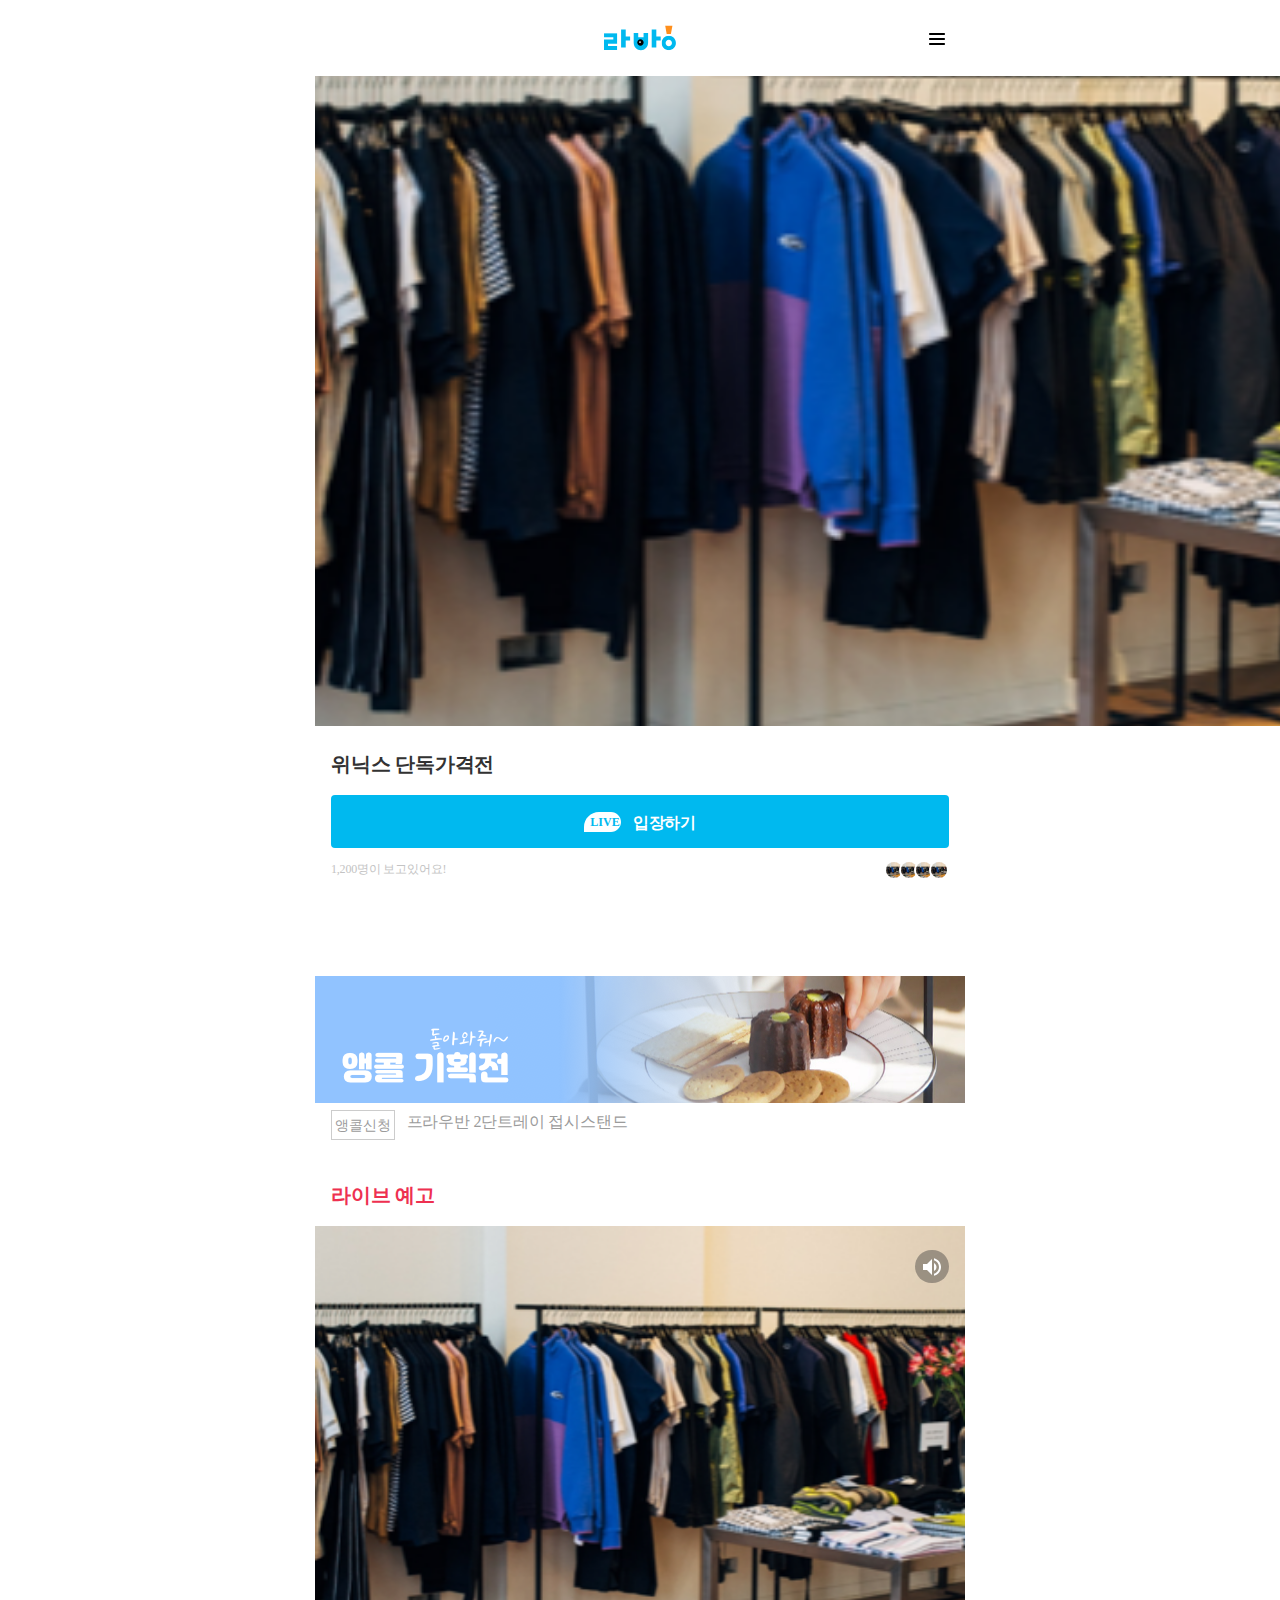
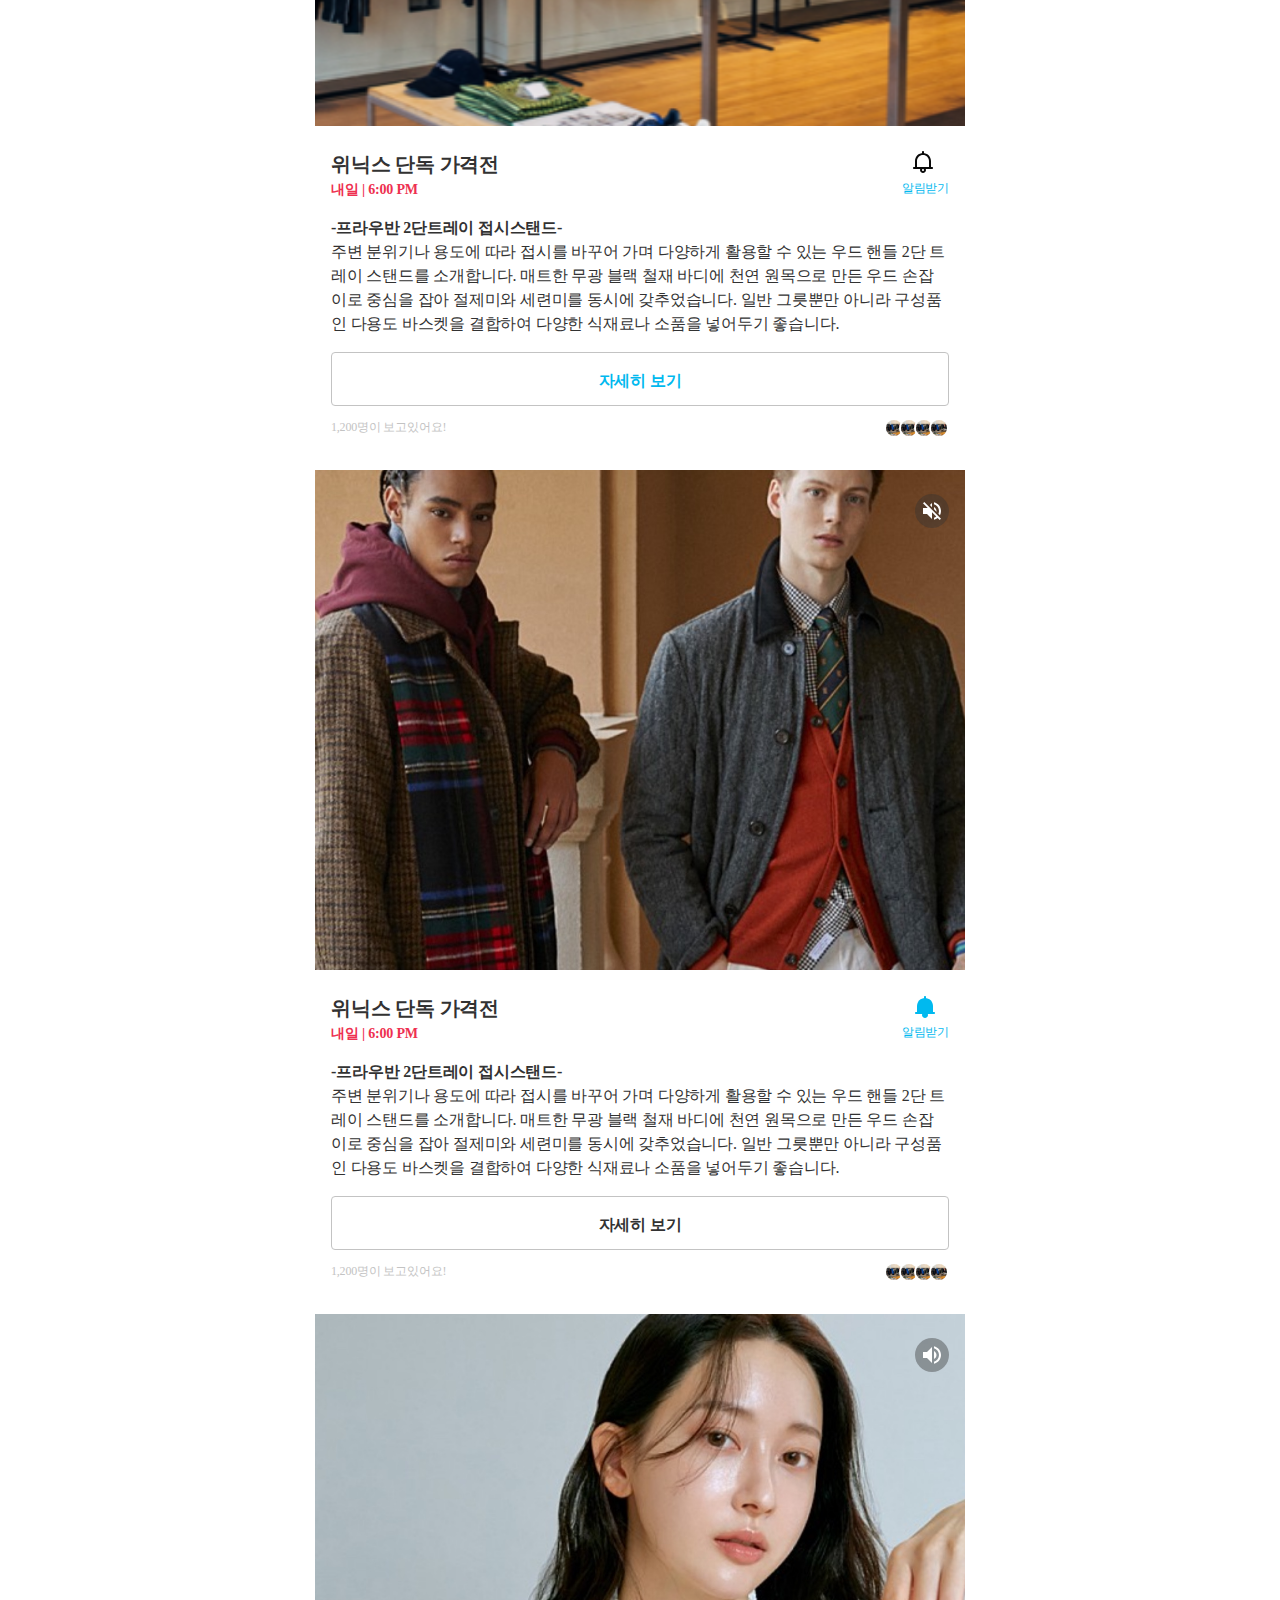
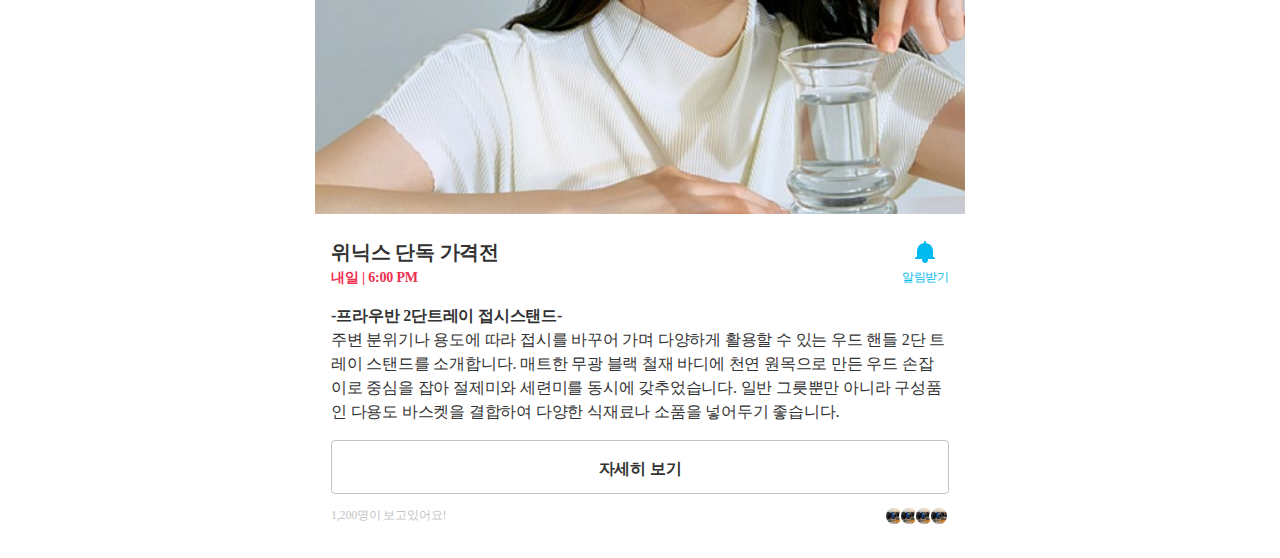
<file: index.html>
<!DOCTYPE html>
<html lang="ko" dir="ltr">
  <head>
    <meta charset="utf-8">
    <meta name="viewport" content="width=device-width, initial-scale=1, maximum-scale=1, user-scalable=no, maximum-scale=1.0, minimum-scale=1.0" >

    <link rel="stylesheet" type="text/css" href="./css/common.css" />
    <link rel="stylesheet" type="text/css" href="./css/definition.css" />
    <link rel="stylesheet" type="text/css" href="./css/index.css" />
    <link rel="stylesheet" type="text/css" href="./css/icon.css" />

    <title></title>
  </head>
  <body>

    <div class="header flex row f-between a-center">
      <a href="#" class="f-left" style="visibility: hidden;" ><i class="icon icon-chevron-left"></i></a>
      <img src="./assets/rabang_ori.svg" width="72px" height="28px" style="display: inline-block;"/>
      <a href="./profile.html" class="f-right"  ><i class="icon icon-menu"></i></a>
    </div>

    <div class="wrap-container">

      <!-- Main Contents Start-->
      <div class="container">
        <img class="imgMain" src="./assets/img.png" alt="" />
        <div class="txt-contents">
          <p class="txt-title ml16">위닉스 단독가격전</p>
          <div class="wrap-btn pl16 pr16">
            <a class="btn btn-blue mt16" href="./video-page.html"><i class="iconw icon-live-w mr12"></i>입장하기</a>
            <div class="txt-comment mt12">
              <div>1,200명이 보고있어요!</div>
              <div class="wrap-oval">
                <img class="img-oval" src="./assets/img.png" alt="" />
                <img class="img-oval" src="./assets/img.png" alt="" />
                <img class="img-oval" src="./assets/img.png" alt="" />
                <img class="img-oval" src="./assets/img.png" alt="" />
              </div>
            </div>
          </div>

        </div>
      </div>
      <!-- Main Contents End-->

      <!--앵콜-->
      <div class="ancl mt32">
        <a href="#"><img class="ancl-img" src="./assets/ancl.png" style="width: 100%;"/>
          <div class="pl16 pr16 flex row">
            <p class="badge txtl">앵콜신청</p>
            <p class="ml12 gray">프라우반 2단트레이 접시스탠드</p>
          </div>
        </a>
      </div>

      <!-- comingsoon Start -->
      <div class="container wrap-comingsoon">
        <p class="txt-title red ml16">라이브 예고</p>
        <div class="wrap-content">
          <div class="wrap-img">
            <img class="img-volume" src="./assets/volume_up.svg" alt=""/>
            <img class="img-soon" src="./assets/img.png" alt="" />
          </div>
          <div class="flex row f-between pl16 pr16 mt16">
            <div class="txtl flex-2">
              <p class="txt-title">위닉스 단독 가격전</p>
              <p class="txt-caption red">내일 | 6:00 PM</p>
            </div>
            <a class="right-img f-center a-center  flex col" href="#">
              <i class="icon icon-alert-off"></i>
              <p class="txt-caption mt4">알림받기</p>
            </a>
          </div>
          <div class="txtl pa16">
            <span>-프라우반 2단트레이 접시스탠드-<br /></span>
            주변 분위기나 용도에 따라 접시를 바꾸어 가며 다양하게 활용할 수 있는
            우드 핸들 2단 트레이 스탠드를 소개합니다.
            매트한 무광 블랙 철재 바디에 천연 원목으로 만든 우드 손잡이로 중심을 잡아 절제미와 세련미를 동시에 갖추었습니다.
            일반 그릇뿐만 아니라 구성품인 다용도 바스켓을 결합하여 다양한 식재료나 소품을 넣어두기 좋습니다.
          </div>
          <div class="mr16 ml16 wrap-btn">
            <a class="btn btn-gray-outline" href="./des-page.html">자세히 보기</a>
            <div class="txt-comment mt12">
              <div>1,200명이 보고있어요!</div>
              <div class="wrap-oval">
                <img class="img-oval" src="./assets/img.png" alt="" />
                <img class="img-oval" src="./assets/img.png" alt="" />
                <img class="img-oval" src="./assets/img.png" alt="" />
                <img class="img-oval" src="./assets/img.png" alt="" />
              </div>
            </div>
          </div>

        </div>
        <div class="wrap-content">
          <div class="wrap-img">
            <img class="img-volume" src="./assets/volume_off.svg" alt=""/>
            <img class="img-soon" src="./assets/img3.jpeg" alt="" />
          </div>
          <div class="flex row f-between pl16 pr16 mt16">
            <div class="left-txt flex-2">
              <p class="txt-title">위닉스 단독 가격전</p>
              <p class="txt-caption red">내일 | 6:00 PM</p>
            </div>
            <a class="right-img flex col f-center a-center " href="#">
              <i class="icon icon-alert"></i>
              <p class="txt-caption blue mt4">알림받기</p>
            </a>
          </div>
          <div class="txtl pa16">
            <span>-프라우반 2단트레이 접시스탠드-<br /></span>
            주변 분위기나 용도에 따라 접시를 바꾸어 가며 다양하게 활용할 수 있는
            우드 핸들 2단 트레이 스탠드를 소개합니다.
            매트한 무광 블랙 철재 바디에 천연 원목으로 만든 우드 손잡이로 중심을 잡아 절제미와 세련미를 동시에 갖추었습니다.
            일반 그릇뿐만 아니라 구성품인 다용도 바스켓을 결합하여 다양한 식재료나 소품을 넣어두기 좋습니다.
          </div>
          <div class="mr16 ml16 wrap-btn">
            <a class="btn btn-gray-outline">자세히 보기</a>
            <div class="txt-comment mt12">
              <div>1,200명이 보고있어요!</div>
              <div class="wrap-oval">
                <img class="img-oval" src="./assets/img.png" alt="" />
                <img class="img-oval" src="./assets/img.png" alt="" />
                <img class="img-oval" src="./assets/img.png" alt="" />
                <img class="img-oval" src="./assets/img.png" alt="" />
              </div>
            </div>
          </div>

        </div>
        <div class="wrap-content">
          <div class="wrap-img">
            <img class="img-volume" src="./assets/volume_up.svg" alt=""/>
            <img class="img-soon" src="./assets/img2.jpeg" alt="" />
          </div>
          <div class="flex row f-between pl16 pr16 mt16">
            <div class="left-txt flex-2">
              <p class="txt-title">위닉스 단독 가격전</p>
              <p class="txt-caption red">내일 | 6:00 PM</p>
            </div>
            <a class="right-img flex col f-center a-center " href="#">
              <i class="icon icon-alert"></i>
              <p class="txt-caption blue mt4">알림받기</p>
            </a>
          </div>
          <div class="txtl pa16">
            <span>-프라우반 2단트레이 접시스탠드-<br /></span>
            주변 분위기나 용도에 따라 접시를 바꾸어 가며 다양하게 활용할 수 있는
            우드 핸들 2단 트레이 스탠드를 소개합니다.
            매트한 무광 블랙 철재 바디에 천연 원목으로 만든 우드 손잡이로 중심을 잡아 절제미와 세련미를 동시에 갖추었습니다.
            일반 그릇뿐만 아니라 구성품인 다용도 바스켓을 결합하여 다양한 식재료나 소품을 넣어두기 좋습니다.
          </div>
          <div class="mr16 ml16 wrap-btn">
            <a class="btn btn-gray-outline">자세히 보기</a>
            <div class="txt-comment mt12">
              <div>1,200명이 보고있어요!</div>
              <div class="wrap-oval">
                <img class="img-oval" src="./assets/img.png" alt="" />
                <img class="img-oval" src="./assets/img.png" alt="" />
                <img class="img-oval" src="./assets/img.png" alt="" />
                <img class="img-oval" src="./assets/img.png" alt="" />
              </div>
            </div>
          </div>

        </div>
      </div>
      <!-- comingsoon Start -->

    </div>
  </body>
</html>
</file>
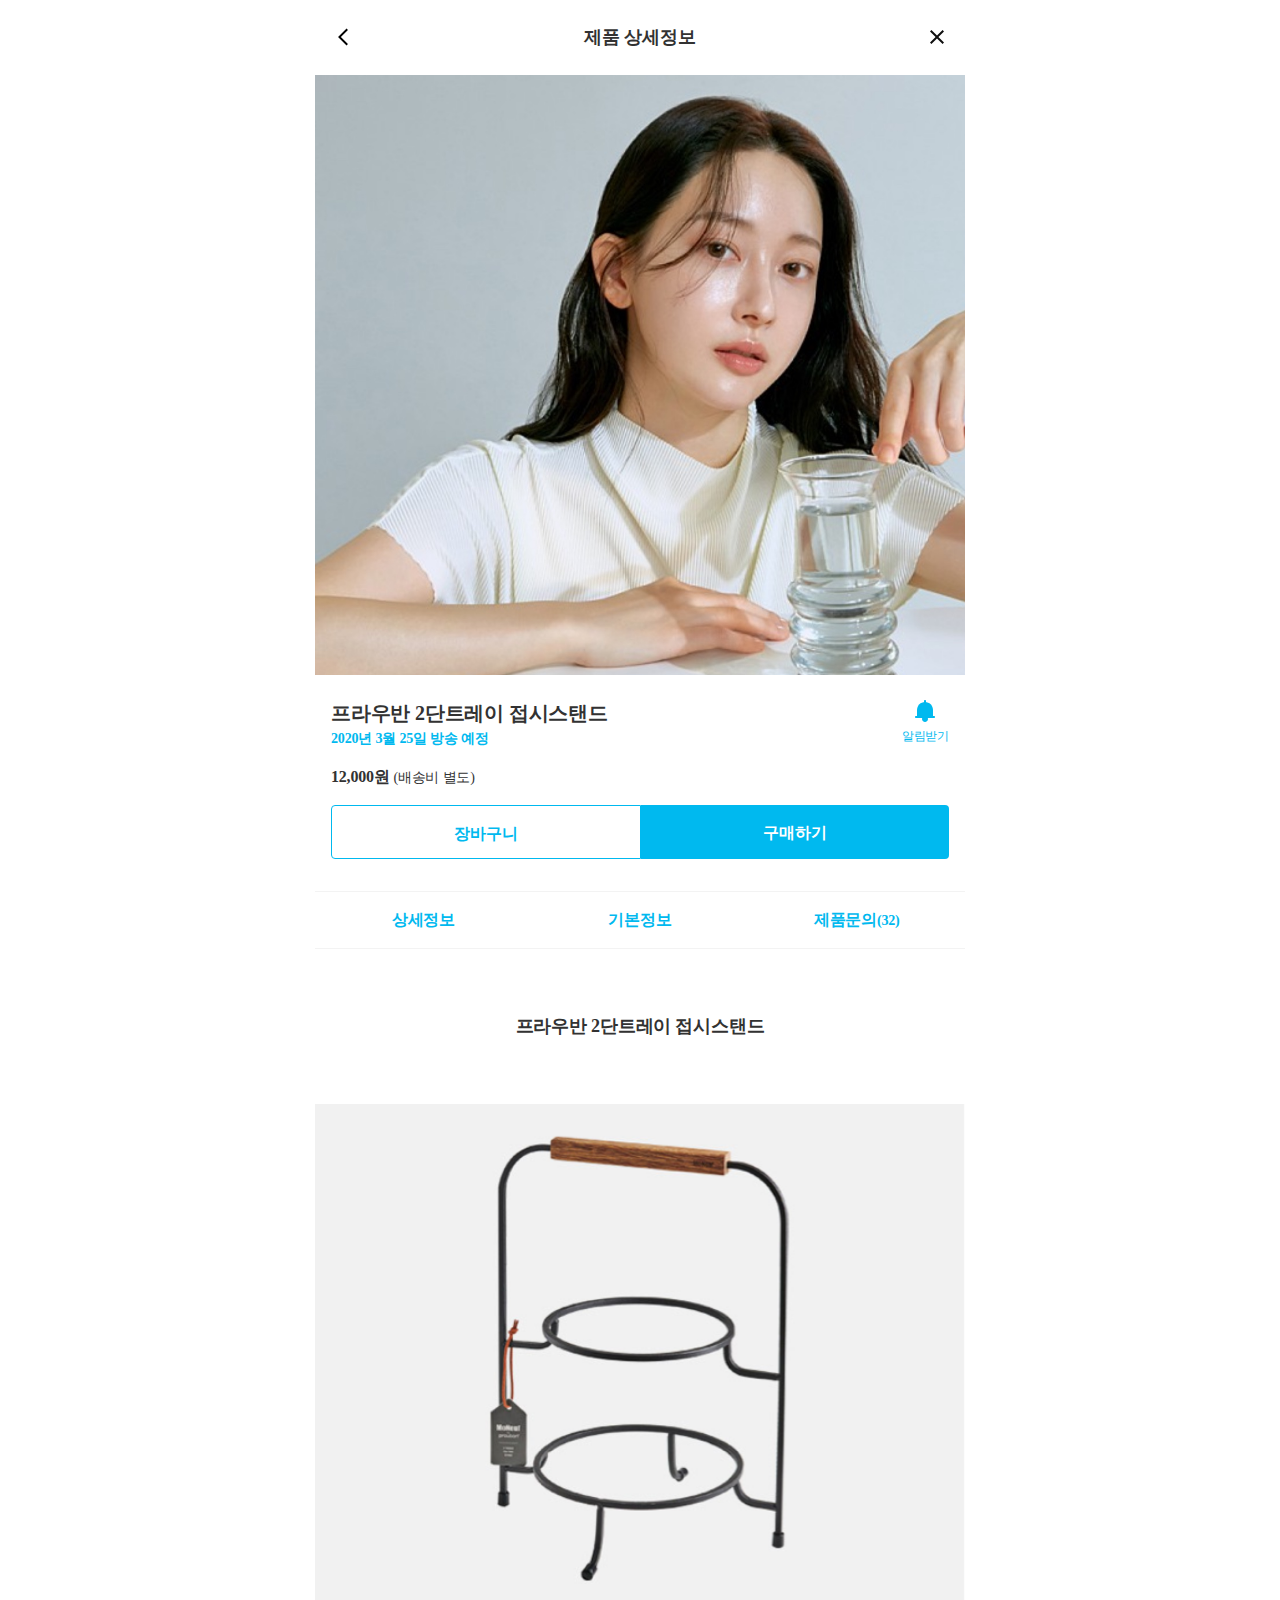
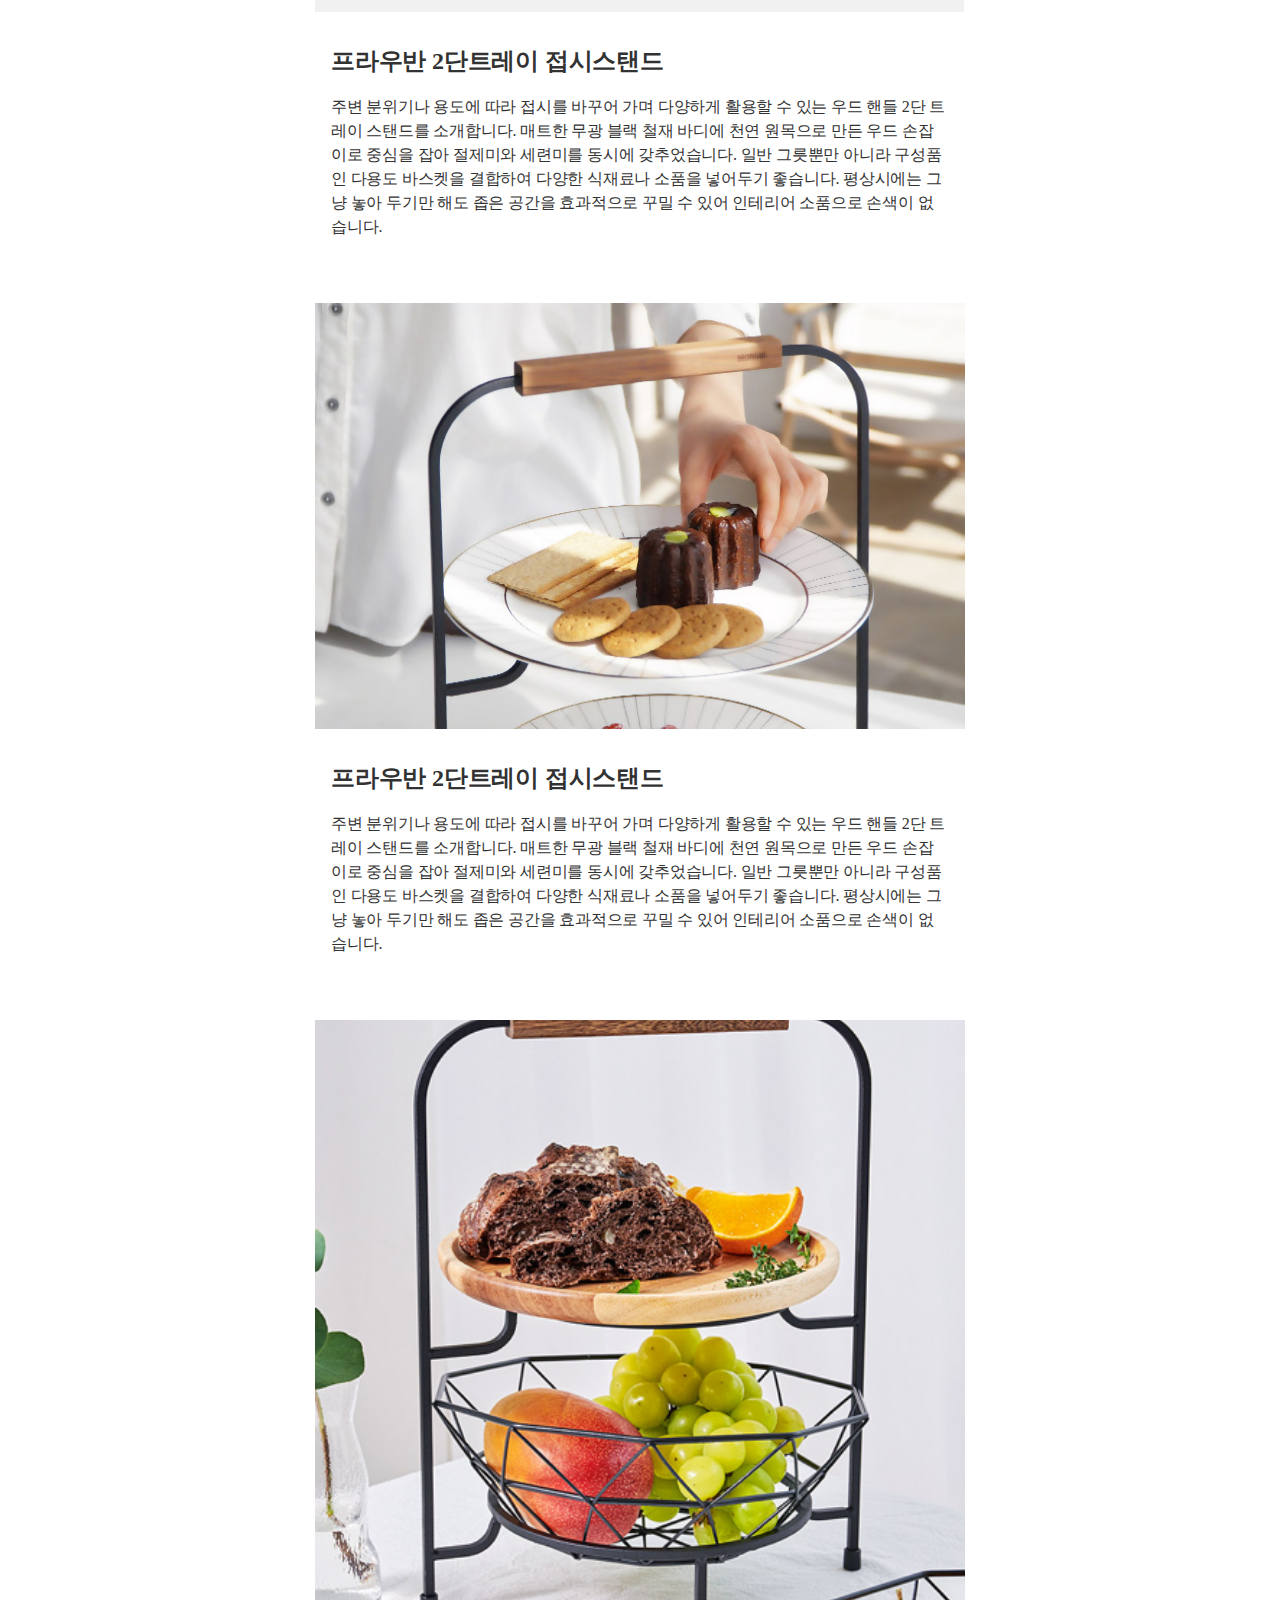
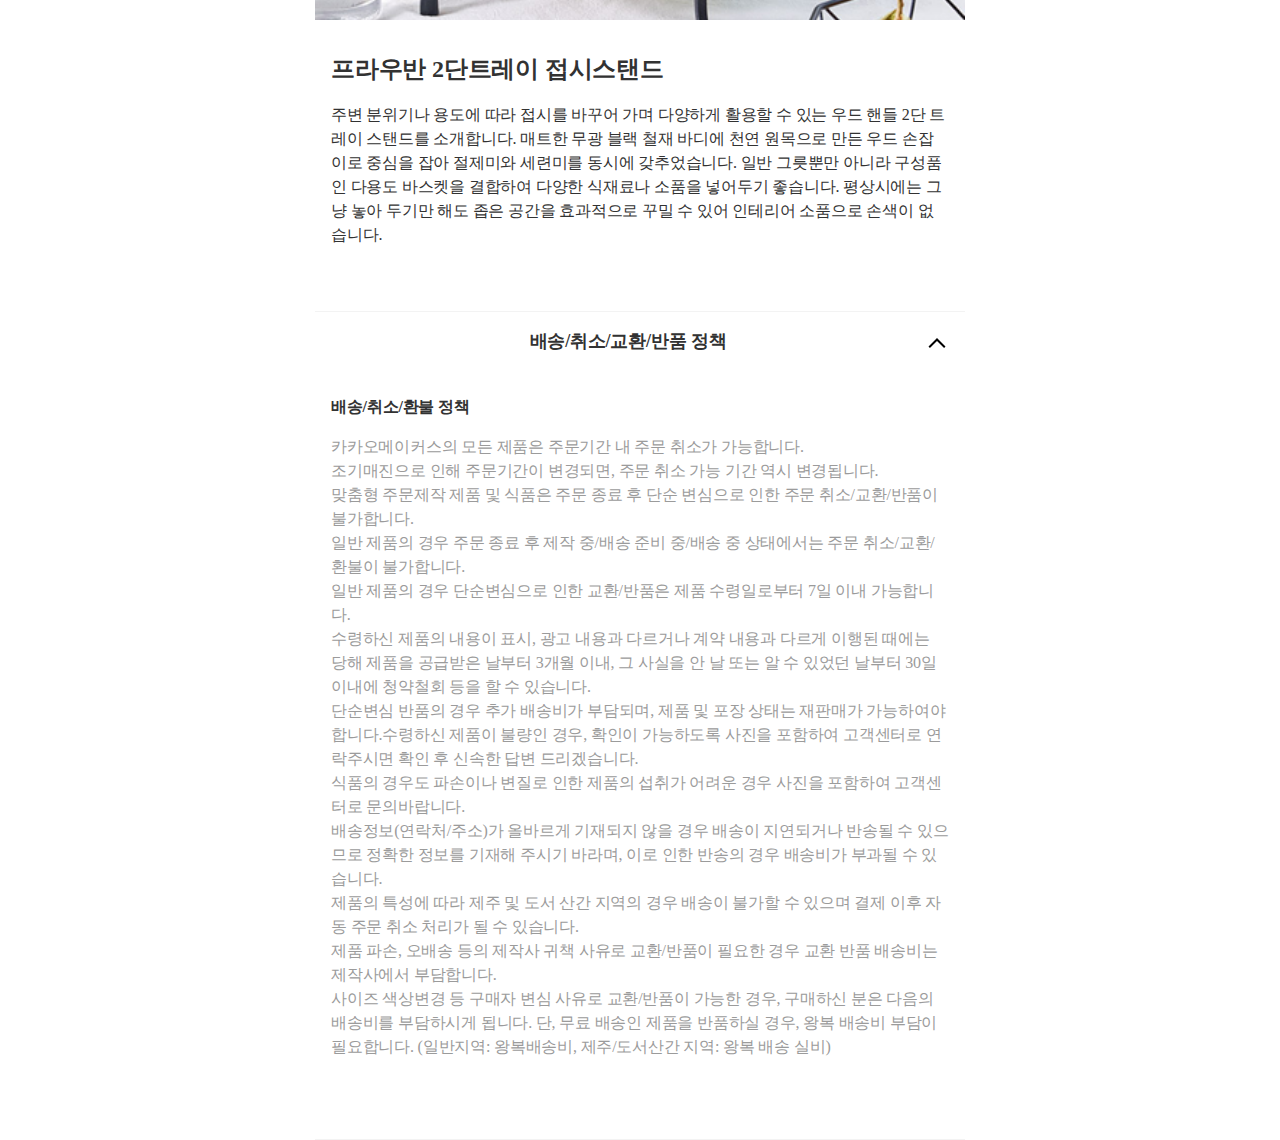
<file: des-page.html>
<!DOCTYPE html>
<html lang="ko" dir="ltr">
  <head>
    <meta charset="utf-8">
    <meta name="viewport" content="width=device-width, initial-scale=1.0">
    <link rel="stylesheet" type="text/css" href="./css/common.css" />
    <link rel="stylesheet" type="text/css" href="./css/definition.css" />
    <link rel="stylesheet" type="text/css" href="./css/des-page.css" />
    <link rel="stylesheet" type="text/css" href="./css/icon.css" />

    <title></title>
  </head>
  <body>
    <div class="header">
      <a href="#" class="f-left" ><i class="icon icon-chevron-left"></i></a>
      <a href="./index.html" class="f-right" ><i class="icon icon-close"></i></a>
      <p class="h-title">제품 상세정보</p>
    </div>

    <div class="wrap-container">

      <!-- Main Image Start -->
      <div class="container">
        <div class="wrap-content">
          <img class="imgfull" src="./assets/img2.jpeg" />
          <div class="flex row f-between pl16 pr16 mt16">
            <div class="left-txt flex-2">
              <p class="txt-title">프라우반 2단트레이 접시스탠드</p>
              <p class="txt-caption blue">2020년 3월 25일 방송 예정</p>
            </div>
            <a class="right-img" href="#">
              <i class="icon icon-alert"></i>
              <p class="txt-caption blue mt4">알림받기</p>
            </a>
          </div>
          <div class="txt-price">
            12,000원 <span class="txt-caption">(배송비 별도)</span>
          </div>

          <div class="wrap-price pl16 pr16 flex row mt16">
            <a class="btn btn-blue-outline" style="border-radius: 4px 0 0 4px;">장바구니</a>
            <a class="btn btn-blue" style="border-radius: 0 4px 4px 0;">구매하기</a>
          </div>

          <div class="flex row mt32 txtbold">
              <a class="detail-menu flex-1 border-t-b pt16 pb16" href="#">상세정보</a>
              <a class="detail-menu flex-1 border-t-b pt16 pb16" href="#">기본정보</a>
              <a class="detail-menu flex-1 border-t-b pt16 pb16" href="#">제품문의<span class="txt-caption">(32)</span></a>
          </div>
        </div>
      </div>
      <!-- Main Image End -->

      <!-- Detail Image Start -->
      <div class="container">
        <p class="txt-h mt72 mb72">프라우반 2단트레이 접시스탠드</p>
        <div class="wrap-content">
          <img class="imgfull" src="./assets/img4.png" />
          <div class="txtl">
            <p class="txt-subs-title">프라우반 2단트레이 접시스탠드</p>
            <p class="mt16">
              주변 분위기나 용도에 따라 접시를 바꾸어 가며 다양하게 활용할 수 있는 우드 핸들 2단 트레이 스탠드를 소개합니다. 매트한 무광 블랙 철재 바디에 천연 원목으로 만든 우드 손잡이로 중심을 잡아 절제미와 세련미를 동시에 갖추었습니다. 일반 그릇뿐만 아니라 구성품인 다용도 바스켓을 결합하여 다양한 식재료나 소품을 넣어두기 좋습니다. 평상시에는 그냥 놓아 두기만 해도 좁은 공간을 효과적으로 꾸밀 수 있어 인테리어 소품으로 손색이 없습니다.
            </p>
          </div>
        </div>

        <div class="wrap-content">
          <img class="imgfull" src="./assets/img5.png" />
          <div class="txtl">
            <p class="txt-subs-title">프라우반 2단트레이 접시스탠드</p>
            <p class="mt16">
              주변 분위기나 용도에 따라 접시를 바꾸어 가며 다양하게 활용할 수 있는 우드 핸들 2단 트레이 스탠드를 소개합니다. 매트한 무광 블랙 철재 바디에 천연 원목으로 만든 우드 손잡이로 중심을 잡아 절제미와 세련미를 동시에 갖추었습니다. 일반 그릇뿐만 아니라 구성품인 다용도 바스켓을 결합하여 다양한 식재료나 소품을 넣어두기 좋습니다. 평상시에는 그냥 놓아 두기만 해도 좁은 공간을 효과적으로 꾸밀 수 있어 인테리어 소품으로 손색이 없습니다.
            </p>
          </div>
        </div>

        <div class="wrap-content">
          <img class="imgfull" src="./assets/img6.png" />
          <div class="txtl pa16">
            <p class="txt-subs-title">프라우반 2단트레이 접시스탠드</p>
            <p class="mt16">
              주변 분위기나 용도에 따라 접시를 바꾸어 가며 다양하게 활용할 수 있는 우드 핸들 2단 트레이 스탠드를 소개합니다. 매트한 무광 블랙 철재 바디에 천연 원목으로 만든 우드 손잡이로 중심을 잡아 절제미와 세련미를 동시에 갖추었습니다. 일반 그릇뿐만 아니라 구성품인 다용도 바스켓을 결합하여 다양한 식재료나 소품을 넣어두기 좋습니다. 평상시에는 그냥 놓아 두기만 해도 좁은 공간을 효과적으로 꾸밀 수 있어 인테리어 소품으로 손색이 없습니다.
            </p>
          </div>
        </div>

      </div>
      <!-- Detail Image End -->

      <!--How to Start-->
      <div class="container">
        <div class="border-t-b">
          <div class="txt-h pa16">
            <span>배송/취소/교환/반품 정책</span>
            <a class="chev-top" href="#" ><i class="icon icon-chevron-top"></i></a>
          </div>
          <div class="txtl pa16">
            <strong class="txt-subs">배송/취소/환불 정책</strong>
            <p class="mt16 gray pb16">
              카카오메이커스의 모든 제품은 주문기간 내 주문 취소가 가능합니다.<br />
              조기매진으로 인해 주문기간이 변경되면, 주문 취소 가능 기간 역시 변경됩니다.<br />
              맞춤형 주문제작 제품 및 식품은 주문 종료 후 단순 변심으로 인한 주문 취소/교환/반품이 불가합니다.<br />
              일반 제품의 경우 주문 종료 후 제작 중/배송 준비 중/배송 중 상태에서는 주문 취소/교환/환불이 불가합니다.<br />
              일반 제품의 경우 단순변심으로 인한 교환/반품은 제품 수령일로부터 7일 이내 가능합니다.<br />
              수령하신 제품의 내용이 표시, 광고 내용과 다르거나 계약 내용과 다르게 이행된 때에는 당해 제품을 공급받은 날부터 3개월 이내, 그 사실을 안 날 또는 알 수 있었던 날부터 30일 이내에 청약철회 등을 할 수 있습니다.<br />
              단순변심 반품의 경우 추가 배송비가 부담되며, 제품 및 포장 상태는 재판매가 가능하여야 합니다.수령하신 제품이 불량인 경우, 확인이 가능하도록 사진을 포함하여 고객센터로 연락주시면 확인 후 신속한 답변 드리겠습니다.<br />
              식품의 경우도 파손이나 변질로 인한 제품의 섭취가 어려운 경우 사진을 포함하여 고객센터로 문의바랍니다.<br />
              배송정보(연락처/주소)가 올바르게 기재되지 않을 경우 배송이 지연되거나 반송될 수 있으므로 정확한 정보를 기재해 주시기 바라며, 이로 인한 반송의 경우 배송비가 부과될 수 있습니다.<br />
              제품의 특성에 따라 제주 및 도서 산간 지역의 경우 배송이 불가할 수 있으며 결제 이후 자동 주문 취소 처리가 될 수 있습니다.<br />
              제품 파손, 오배송 등의 제작사 귀책 사유로 교환/반품이 필요한 경우 교환 반품 배송비는 제작사에서 부담합니다.<br />
              사이즈 색상변경 등 구매자 변심 사유로 교환/반품이 가능한 경우, 구매하신 분은 다음의 배송비를 부담하시게 됩니다. 단, 무료 배송인 제품을 반품하실 경우, 왕복 배송비 부담이 필요합니다. (일반지역: 왕복배송비, 제주/도서산간 지역: 왕복 배송 실비)
            </p>
          </div>
        </div>
      </div>
      <!--How to End-->
    </div>

  </body>
</html>
</file>
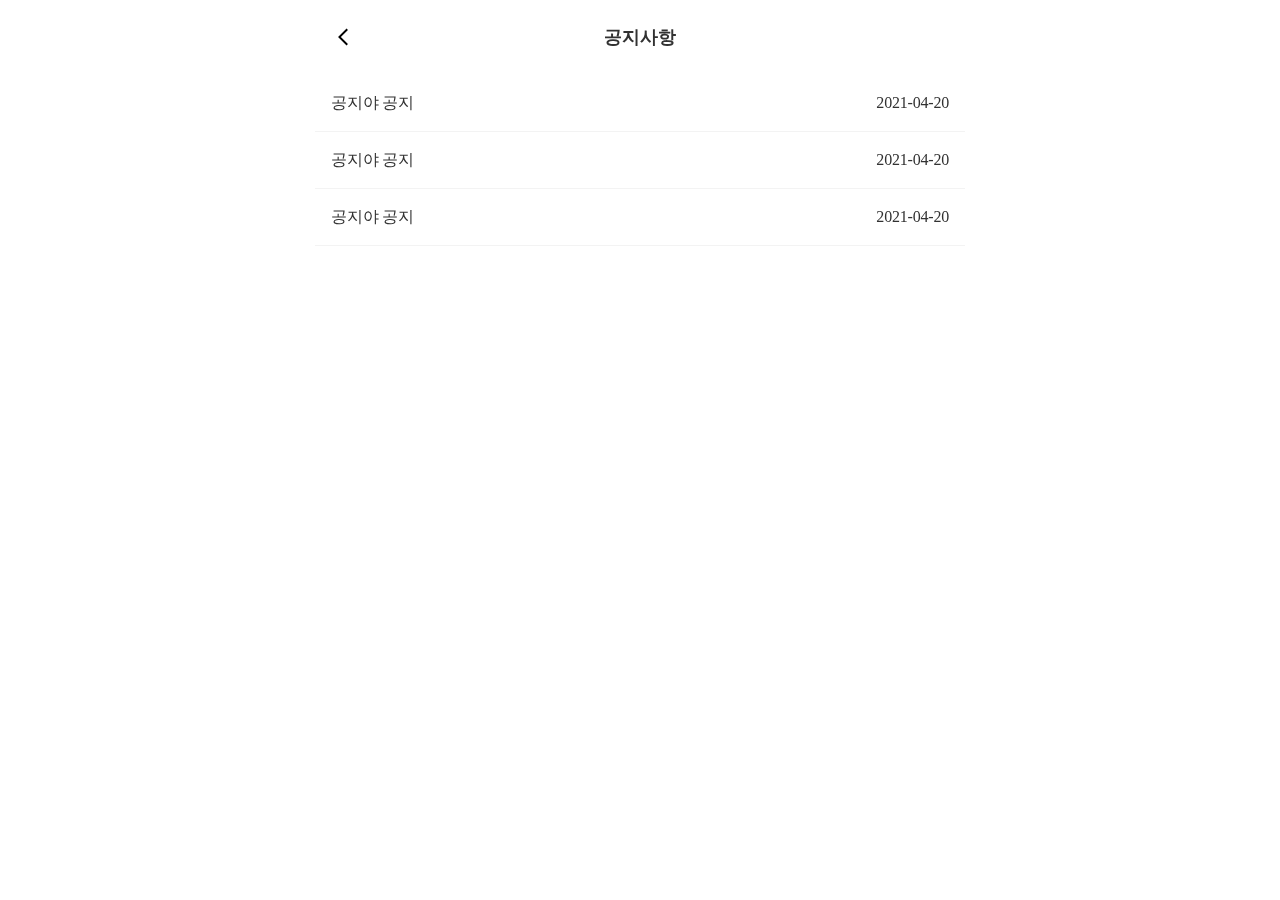
<file: notice.html>
<!DOCTYPE html>
<html lang="ko" dir="ltr">
  <head>
    <meta charset="utf-8">
    <meta name="viewport" content="width=device-width, initial-scale=1.0">

    <link rel="stylesheet" type="text/css" href="./css/common.css" />
    <link rel="stylesheet" type="text/css" href="./css/definition.css" />
    <link rel="stylesheet" type="text/css" href="./css/notice.css" />
    <link rel="stylesheet" type="text/css" href="./css/icon.css"  />

    <title></title>
  </head>
  <body>

    <div class="header">
      <a href="#" class="f-left" ><i class="icon icon-chevron-left"></i></a>
      <a href="#" class="f-right" style="visibility: hidden;" ><i class="icon icon-close"></i></a>
      <p class="h-title">공지사항</p>
    </div>

    <div class="notice">
      <ul class="list">
        <li class="list-inp">
          <input type="checkbox" class="list-checkbox" id="list-inp" />
          <label for="list-inp" class="notice-title txtl">공지야 공지 <span>2021-04-20</span></label>
          <div class="desc">
            <div>
              하루하루가 지나갈 수록 몸이 망가지네요.<br />
              다들 몸조심하시고 건강하세요.
            </div>
          </div>
        </li>
        <li class="list-inp">
          <input type="checkbox" class="list-checkbox" id="list-inp2" />
          <label for="list-inp2" class="notice-title txtl">공지야 공지 <span>2021-04-20</span></label>
          <div class="desc">
            <div>
              하루하루가 지나갈 수록 몸이 망가지네요.<br />
              다들 몸조심하시고 건강하세요.
            </div>
          </div>
        </li>
        <li class="list-inp">
          <input type="checkbox" class="list-checkbox" id="list-inp3" />
          <label for="list-inp3" class="notice-title txtl">공지야 공지 <span>2021-04-20</span></label>
          <div class="desc">
            <div>
              하루하루가 지나갈 수록 몸이 망가지네요.<br />
              다들 몸조심하시고 건강하세요.
            </div>
          </div>
        </li>
      </ul>
    </div>

  </body>
</html>
</file>
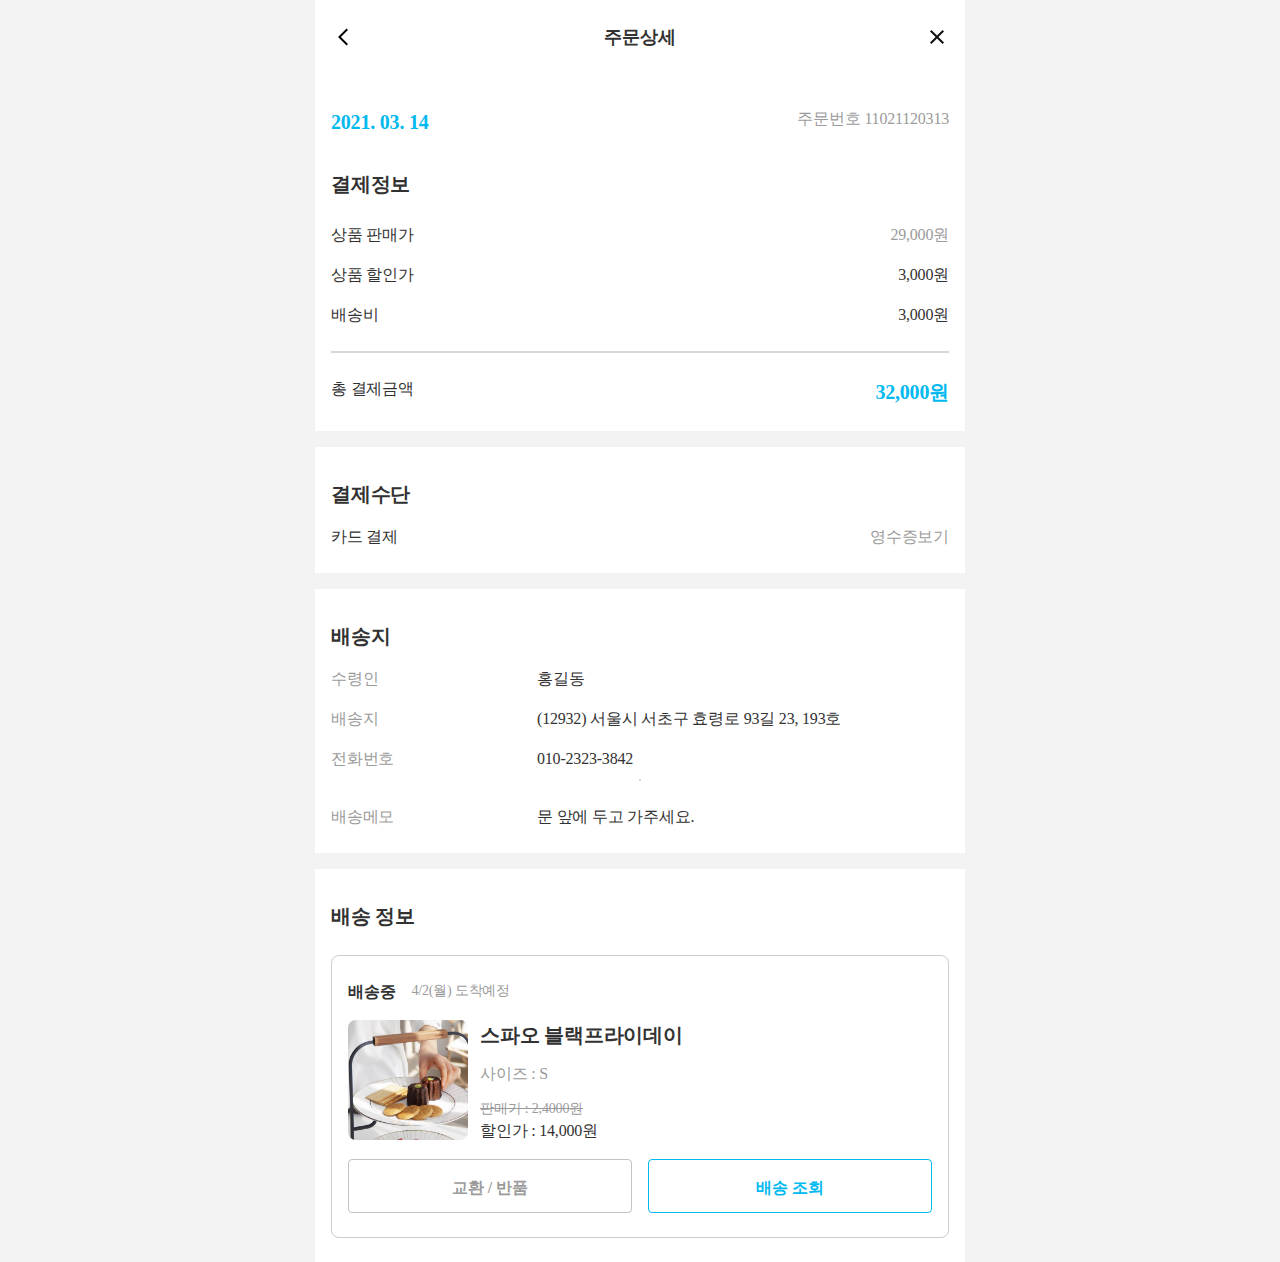
<file: order-details.html>
<!DOCTYPE html>
<html lang="ko" dir="ltr">

<head>
  <meta charset="utf-8">
  <link rel="stylesheet" type="text/css" href="./css/common.css" />
  <link rel="stylesheet" type="text/css" href="./css/definition.css" />
  <link rel="stylesheet" type="text/css" href="./css/order-details.css" />
  <link rel="stylesheet" type="text/css" href="./css/icon.css" />
  <title></title>
</head>

<body>
  <div class="header">
    <a href="#" class="f-left" visibility="hidden"><i class="icon icon-chevron-left"></i></a>
    <a href="#" class="f-right"><i class="icon icon-close"></i></a>
    <p class="h-title">주문상세</p>
  </div>

  <div class="wrap-container">
    <!--주문상품-->
    <div class="wrap-contents pt32 pb32 pb24 pl16 pr16 flex row f-between">
      <p class="txt-title blue">2021. 03. 14 </p>
      <p class="txt-subs gray" href="#">주문번호 11021120313</p>
    </div>

    <div class="wrap-contents pl16 pr16 pb24">
      <p class="txt-title">결제정보</p>
      <div class="flex row f-between mt24">
        <p>상품 판매가</p>
        <p class="gray">29,000원</p>
      </div>
      <div class="flex row f-between mt16">
        <p>상품 할인가</p>
        <p class="txtnorm">3,000원</p>
      </div>
      <div class="flex row f-between mt16">
        <p>배송비</p>
        <p class="txtnorm">3,000원</p>
      </div>

      <hr class="mt24 mb24"/>

      <div class="flex row f-between mt16">
        <p>총 결제금액</p>
        <p class="txt-title blue">32,000원</p>
      </div>
    </div>

    <div class="wrap-contents pt32 pl16 pr16 pb24 mt16">
      <p class="txt-title">결제수단</p>
      <div class="flex row f-between mt16">
        <p>카드 결제</p>
        <a href="#" class="receip underline">영수증보기</a>
      </div>
    </div>

    <div class="wrap-contents flex col pt32 pl16 pr16 pb24 mt16">
      <p class="txt-title">배송지</p>
      <div class=" mt16 flex row txtl">
        <p class="gray flex-1">수령인</p>
        <p class="flex-2">홍길동</p>
      </div>
      <div class=" mt16 flex row txtl">
        <p class="gray flex-1">배송지</p>
        <p class="flex-2">(12932) 서울시 서초구 효령로 93길 23, 193호</p>
      </div>
      <div class=" mt16 flex row txtl">
        <p class="gray flex-1">전화번호</p>
        <p class="flex-2">010-2323-3842</p>
      </div>
      <hr />
      <div class=" mt16 flex row txtl">
        <p class="gray flex-1">배송메모</p>
        <p class="flex-2">문 앞에 두고 가주세요.</p>
      </div>
    </div>

    <div class="wrap-contents flex col pt32 pl16 pr16 pb24 mt16">
      <p class="txt-title">배송 정보</p>
      <div class="order-list bor-lightgray bx-bor-radius mt24 pt24 pb24 pl16 pr16 txtl">
        <div class="flex row">
          <p class="txtbold">배송중</p>
          <p class="txt-caption gray ml16">4/2(월) 도착예정</p>
        </div>
        <div class="flex row mt16">
          <img class="imgl img-border-rect" alt="" src="./assets/img5.png" />
          <div class="txt-list ml12 flex col">
            <p class="txt-title">스파오 블랙프라이데이</p>
            <p class="gray mt12">사이즈 : S</p>
            <p class="gray linethrw txt-caption mt12">판매가 : 2,4000원</p>
            <p class="">할인가 : 14,000원</p>
          </div>
        </div>
        <div class="wrap-btn txtc flex row mt16">
          <a class="btn btn-gray-outline gray mr8">교환 / 반품</a>
          <a class="btn btn-blue-outline ml8">배송 조회</a>
        </div>
      </div>
    </div>

  </div>
</body>

</html>
</file>
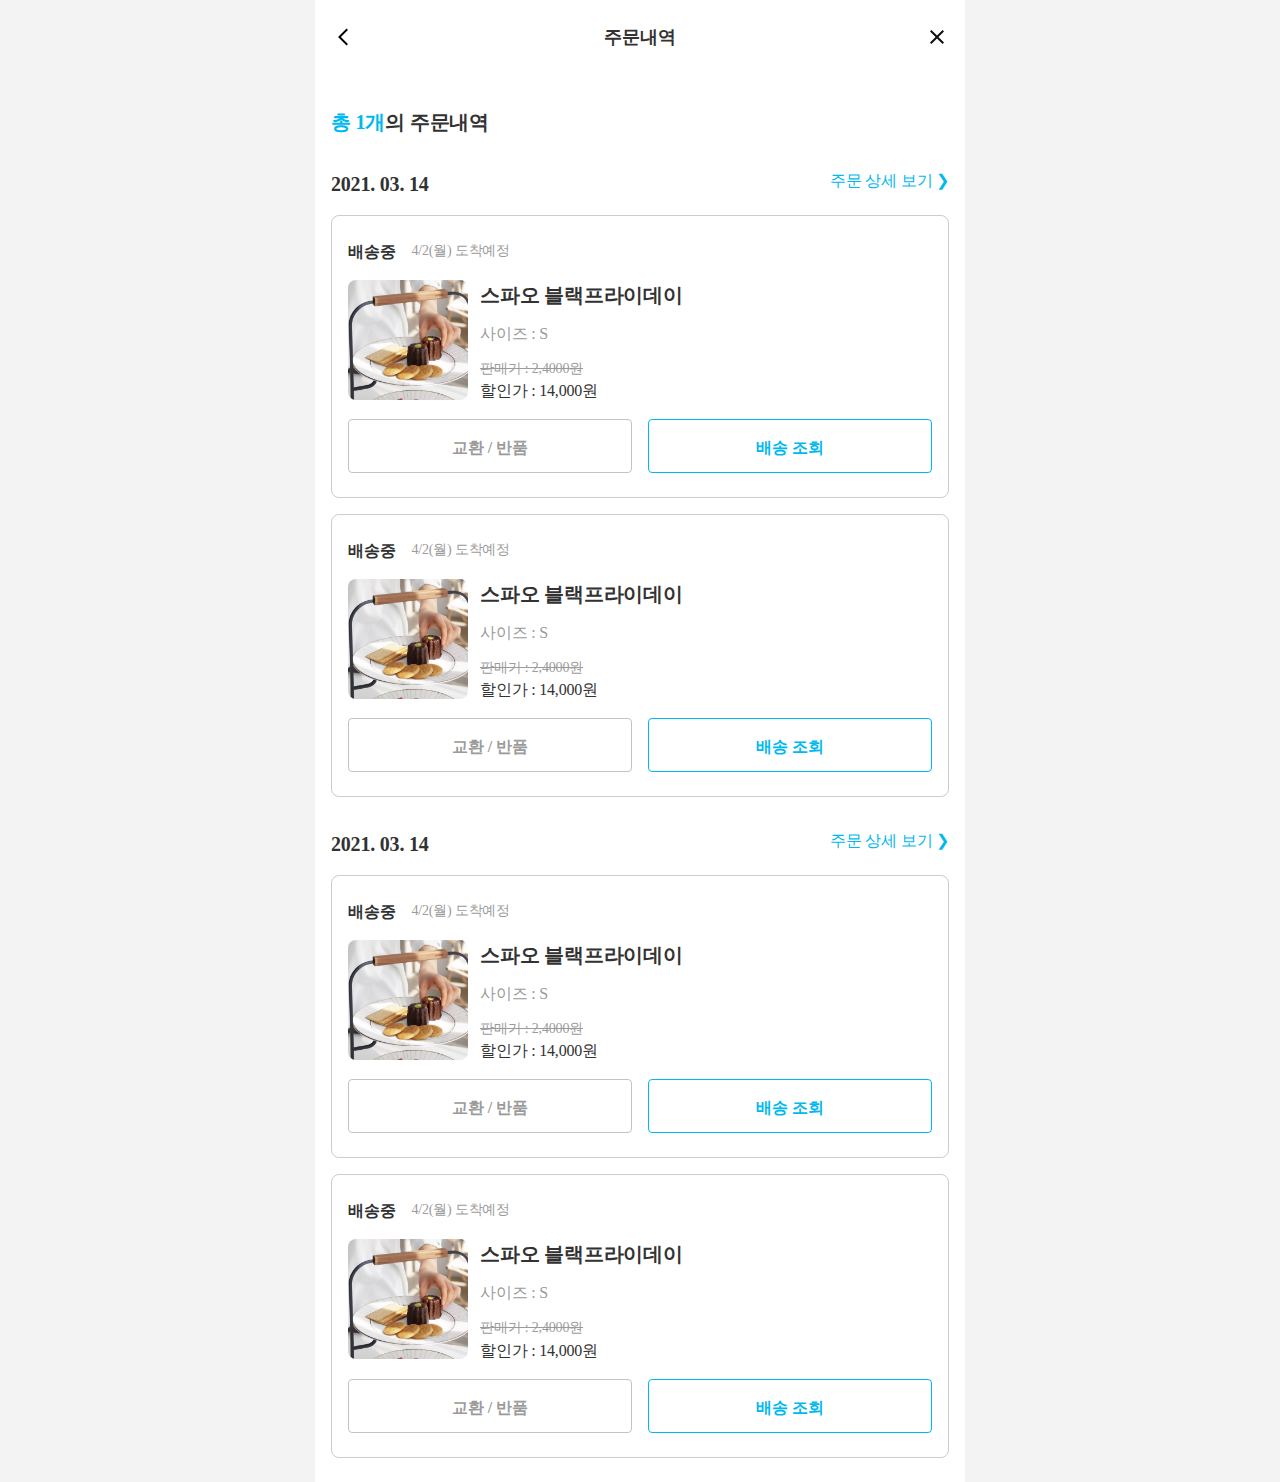
<file: order-list.html>
<!DOCTYPE html>
<html lang="ko" dir="ltr">

<head>
  <meta charset="utf-8">
  <link rel="stylesheet" type="text/css" href="./css/common.css" />
  <link rel="stylesheet" type="text/css" href="./css/definition.css" />
  <link rel="stylesheet" type="text/css" href="./css/order-payment.css" />
  <link rel="stylesheet" type="text/css" href="./css/icon.css" />
  <title></title>
</head>

<body>


  <div class="header">
    <a href="#" class="f-left" visibility="hidden"><i class="icon icon-chevron-left"></i></a>
    <a href="#" class="f-right" ><i class="icon icon-close"></i></a>
    <p class="h-title">주문내역</p>
  </div>

  <div class="wrap-container">
    <!--주문상품-->
    <div class="wrap-contents pt32 pb24 pl16 pr16">
      <p class="txt-title"><span class="blue">총 1개</span>의 주문내역</p>
      <div class="order-date-list mt32">
        <div class="flex row f-between">
          <p class="txt-title">2021. 03. 14</p>
          <a class="txt-subs blue" href="#">주문 상세 보기 ❯</a>
        </div>
        <div class="order-list bor-lightgray bx-bor-radius mt16 pt24 pb24 pl16 pr16 txtl">
          <div class="flex row">
            <p class="txtbold">배송중</p>
            <p class="txt-caption gray ml16">4/2(월) 도착예정</p>
          </div>
          <div class="flex row mt16">
            <img class="imgl img-border-rect" alt="" src="./assets/img5.png" />
            <div class="txt-list ml12 flex col">
              <p class="txt-title">스파오 블랙프라이데이</p>
              <p class="gray mt12">사이즈 : S</p>
              <p class="gray linethrw txt-caption mt12">판매가 : 2,4000원</p>
              <p class="">할인가 : 14,000원</p>
            </div>
          </div>
          <div class="wrap-btn txtc flex row mt16">
            <a class="btn btn-gray-outline gray mr8">교환 / 반품</a>
            <a class="btn btn-blue-outline ml8">배송 조회</a>
          </div>
        </div>
        <div class="order-list bor-lightgray bx-bor-radius mt16 pt24 pb24 pl16 pr16 txtl">
          <div class="flex row">
            <p class="txtbold">배송중</p>
            <p class="txt-caption gray ml16">4/2(월) 도착예정</p>
          </div>
          <div class="flex row mt16">
            <img class="imgl img-border-rect" alt="" src="./assets/img5.png" />
            <div class="txt-list ml12 flex col">
              <p class="txt-title">스파오 블랙프라이데이</p>
              <p class="gray mt12">사이즈 : S</p>
              <p class="gray linethrw txt-caption mt12">판매가 : 2,4000원</p>
              <p class="">할인가 : 14,000원</p>
            </div>
          </div>
          <div class="wrap-btn txtc flex row mt16">
            <a class="btn btn-gray-outline gray mr8">교환 / 반품</a>
            <a class="btn btn-blue-outline ml8">배송 조회</a>
          </div>
        </div>
      </div>
      <div class="order-date-list mt32">
        <div class="flex row f-between">
          <p class="txt-title">2021. 03. 14</p>
          <a class="txt-subs blue" href="#">주문 상세 보기 ❯</a>
        </div>
        <div class="order-list bor-lightgray bx-bor-radius mt16 pt24 pb24 pl16 pr16 txtl col">
          <div class="flex row">
            <p class="txtbold">배송중</p>
            <p class="txt-caption gray ml16">4/2(월) 도착예정</p>
          </div>
          <div class="flex row mt16">
            <img class="imgl img-border-rect" alt="" src="./assets/img5.png" />
            <div class="txt-list ml12 flex col">
              <p class="txt-title">스파오 블랙프라이데이</p>
              <p class="gray mt12">사이즈 : S</p>
              <p class="gray linethrw txt-caption mt12">판매가 : 2,4000원</p>
              <p class="">할인가 : 14,000원</p>
            </div>
          </div>
          <div class="wrap-btn txtc flex row mt16">
            <a class="btn btn-gray-outline gray mr8">교환 / 반품</a>
            <a class="btn btn-blue-outline ml8">배송 조회</a>
          </div>
        </div>
        <div class="order-list bor-lightgray bx-bor-radius mt16 pt24 pb24 pl16 pr16 txtl col">
          <div class="flex row">
            <p class="txtbold">배송중</p>
            <p class="txt-caption gray ml16">4/2(월) 도착예정</p>
          </div>
          <div class="flex row mt16">
            <img class="imgl img-border-rect" alt="" src="./assets/img5.png" />
            <div class="txt-list ml12 flex col">
              <p class="txt-title">스파오 블랙프라이데이</p>
              <p class="gray mt12">사이즈 : S</p>
              <p class="gray linethrw txt-caption mt12">판매가 : 2,4000원</p>
              <p class="">할인가 : 14,000원</p>
            </div>
          </div>
          <div class="wrap-btn txtc flex row mt16">
            <a class="btn btn-gray-outline gray mr8">교환 / 반품</a>
            <a class="btn btn-blue-outline ml8">배송 조회</a>
          </div>
        </div>
      </div>
    </div>
  </div>

</body>

</html>
</file>
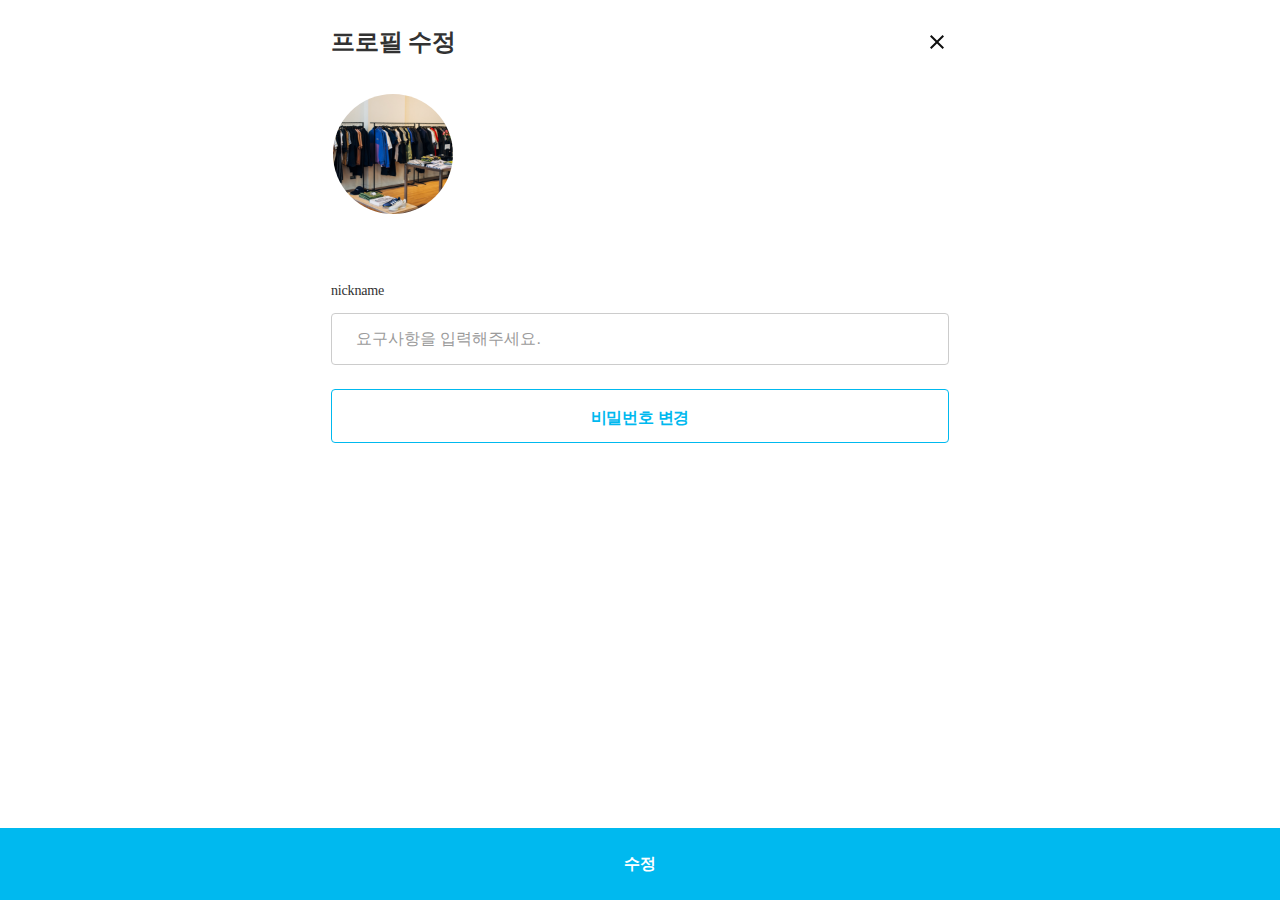
<file: profile-detail.html>
<!DOCTYPE html>
<html lang="ko" dir="ltr">
  <head>
    <meta charset="utf-8">
    <meta name="viewport" content="width=device-width, initial-scale=1, maximum-scale=1, user-scalable=no, maximum-scale=1.0, minimum-scale=1.0" >


    <link rel="stylesheet" type="text/css" href="./css/common.css" />
    <link rel="stylesheet" type="text/css" href="./css/definition.css" />
    <link rel="stylesheet" type="text/css" href="./css/icon.css" />
    <link rel="stylesheet" type="text/css" href="./css/profile.css" />
    <title></title>
  </head>
  <body>
    <div class="header">
      <div class="flex row f-between a-center">
        <p class="txt-subs-title txtl">프로필 수정</p>
        <i class="icon icon-close"></i>
      </div>
    </div>

    <div class="wrap-container flex col c-center f-center">
      <img class="img-oval imgl mt8 " src="./assets/img.png" />
      <div class="flex col mt72">
        <label class="txtl txt-input" for="input">nickname</label>
        <input class="mt12" type="text" placeholder="요구사항을 입력해주세요." />
      </div>
      <a class="btn btn-blue-outline mt24" href="./profile-pw.html">비밀번호 변경</a>
    </div>

    <a class="btn btn-rect white">수정</a>

  </body>
</html>
</file>
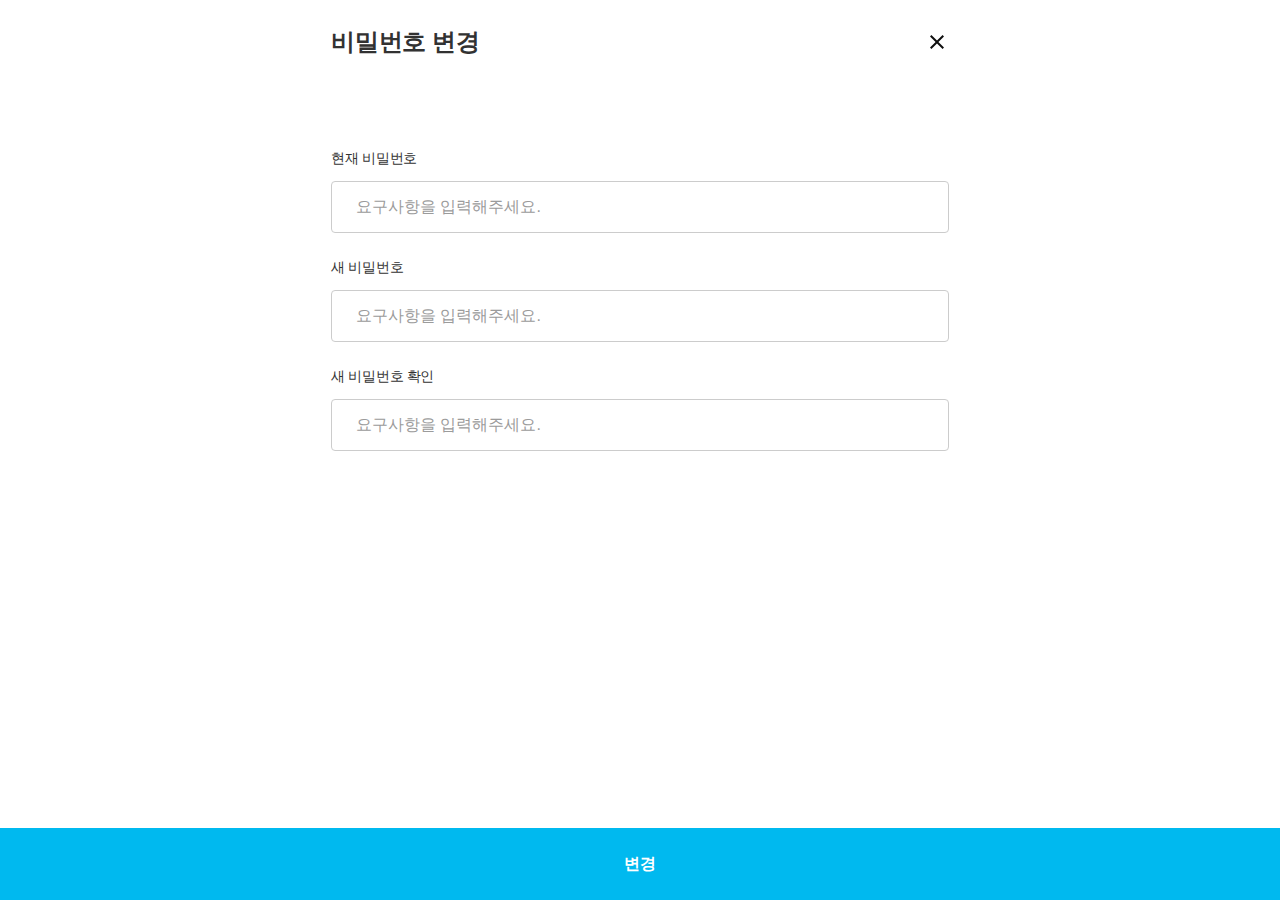
<file: profile-pw.html>
<!DOCTYPE html>
<html lang="ko" dir="ltr">
  <head>
    <meta charset="utf-8">
    <meta name="viewport" content="width=device-width, initial-scale=1, maximum-scale=1, user-scalable=no, maximum-scale=1.0, minimum-scale=1.0" >


    <link rel="stylesheet" type="text/css" href="./css/common.css" />
    <link rel="stylesheet" type="text/css" href="./css/definition.css" />
    <link rel="stylesheet" type="text/css" href="./css/icon.css" />
    <link rel="stylesheet" type="text/css" href="./css/profile.css" />
    <title></title>
  </head>
  <body>
    <div class="header">
      <div class="flex row f-between a-center">
        <p class="txt-subs-title txtl">비밀번호 변경</p>
        <i class="icon icon-close"></i>
      </div>
    </div>
    <div class="wrap-container flex col c-center f-center">
      <div class="flex col mt72">
        <label class="txtl txt-input" for="input">현재 비밀번호</label>
        <input class="mt12" type="text" placeholder="요구사항을 입력해주세요." />
      </div>
      <div class="flex col mt24">
        <label class="txtl txt-input" for="input">새 비밀번호</label>
        <input class="mt12" type="text" placeholder="요구사항을 입력해주세요." />
      </div>
      <div class="flex col mt24">
        <label class="txtl txt-input" for="input">새 비밀번호 확인</label>
        <input class="mt12" type="text" placeholder="요구사항을 입력해주세요." />
      </div>
    </div>

    <a class="btn btn-rect white">변경</a>

  </body>
</html>
</file>
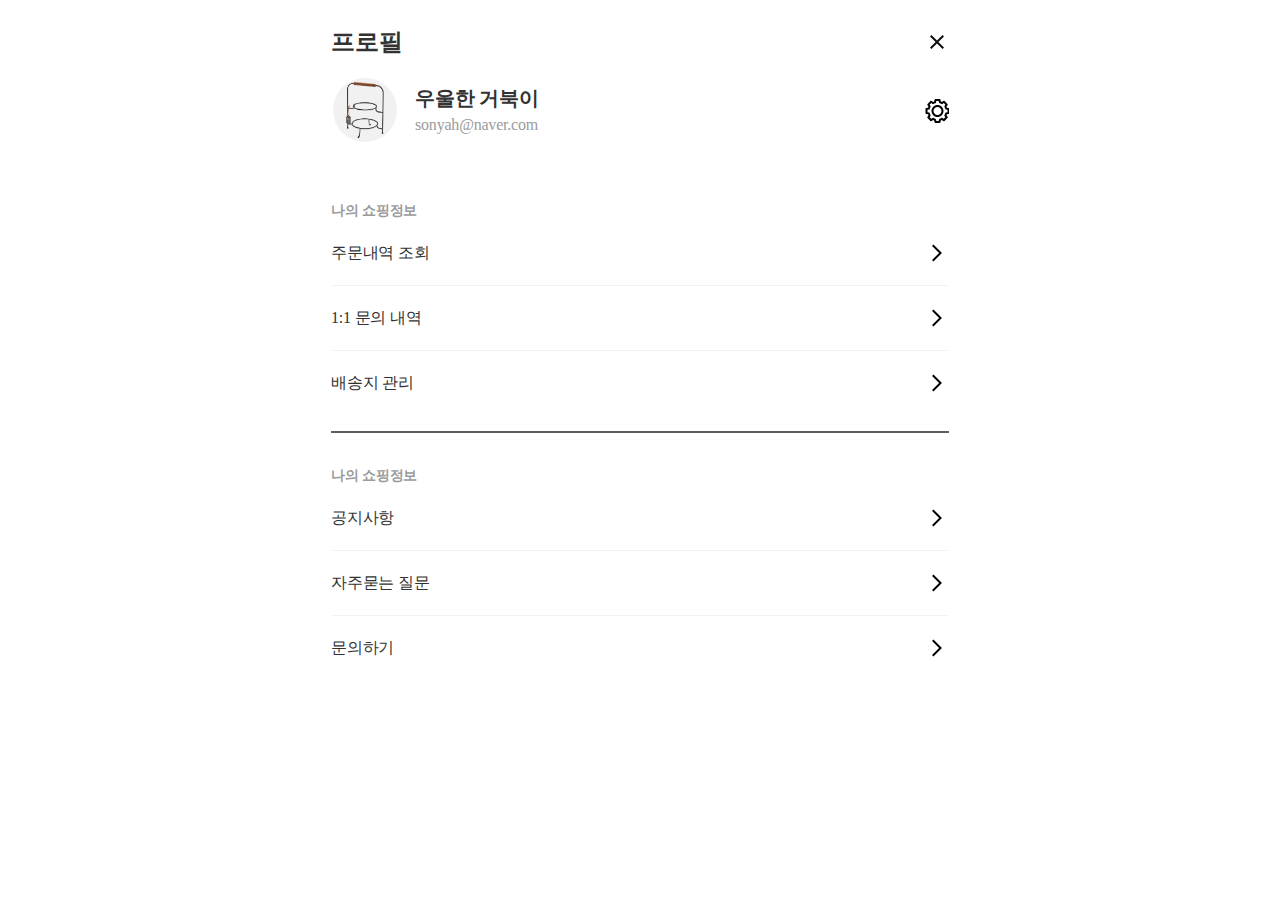
<file: profile.html>
<!DOCTYPE html>
<html lang="ko" dir="ltr">
  <head>
    <meta charset="utf-8">
    <meta name="viewport" content="width=device-width, initial-scale=1, maximum-scale=1, user-scalable=no, maximum-scale=1.0, minimum-scale=1.0" >


    <link rel="stylesheet" type="text/css" href="./css/common.css" />
    <link rel="stylesheet" type="text/css" href="./css/definition.css" />
    <link rel="stylesheet" type="text/css" href="./css/icon.css" />
    <link rel="stylesheet" type="text/css" href="./css/profile.css" />
    <title></title>
  </head>
  <body>
    <div class="container">


    <div class="header">
      <div class="flex row f-between a-center">
        <p class="txt-subs-title txtl">프로필</p>
        <i class="icon icon-close"></i>
      </div>
      <div class="wrap-profile flex row mt16 a-center">
        <img class="img-oval imgm" src="./assets/img4.png"  />
        <div class="prof-info flex col ml16 txtl flex-2">
          <p class="nickname">우울한 거북이</p>
          <p class="email">sonyah@naver.com</p>
        </div>
        <a href="#" class="txtr"><i class="icon icon-setting"></i></a>
      </div>
    </div>
    <div class="wrap-container mt32 pl16 pr16 txtl">
      <div class="wrap-myinfo">
        <p class="txt-caption gray">나의 쇼핑정보</p>
        <a class="btn-prof flex row f-between" href="#">
          <p>주문내역 조회</p>
          <i class="icon icon-chevron-right"></i>
        </a>
        <a class="btn-prof flex row f-between" href="#">
          <p>1:1 문의 내역</p>
          <i class="icon icon-chevron-right"></i>
        </a>
        <a class="btn-prof flex row f-between" href="#">
          <p>배송지 관리</p>
          <i class="icon icon-chevron-right"></i>
        </a>
      </div>
      <hr class="mt16 mb32 bor-gray" />
      <div class="wrap-service">
        <p class="txt-caption gray">나의 쇼핑정보</p>
        <a class="btn-prof flex row f-between" href="#">
          <p>공지사항</p>
          <i class="icon icon-chevron-right"></i>
        </a>
        <a class="btn-prof flex row f-between" href="#">
          <p>자주묻는 질문</p>
          <i class="icon icon-chevron-right"></i>
        </a>
        <a class="btn-prof flex row f-between" href="#">
          <p>문의하기</p>
          <i class="icon icon-chevron-right"></i>
        </a>
      </div>
    </div>
    </div>
  </body>
</html>
</file>
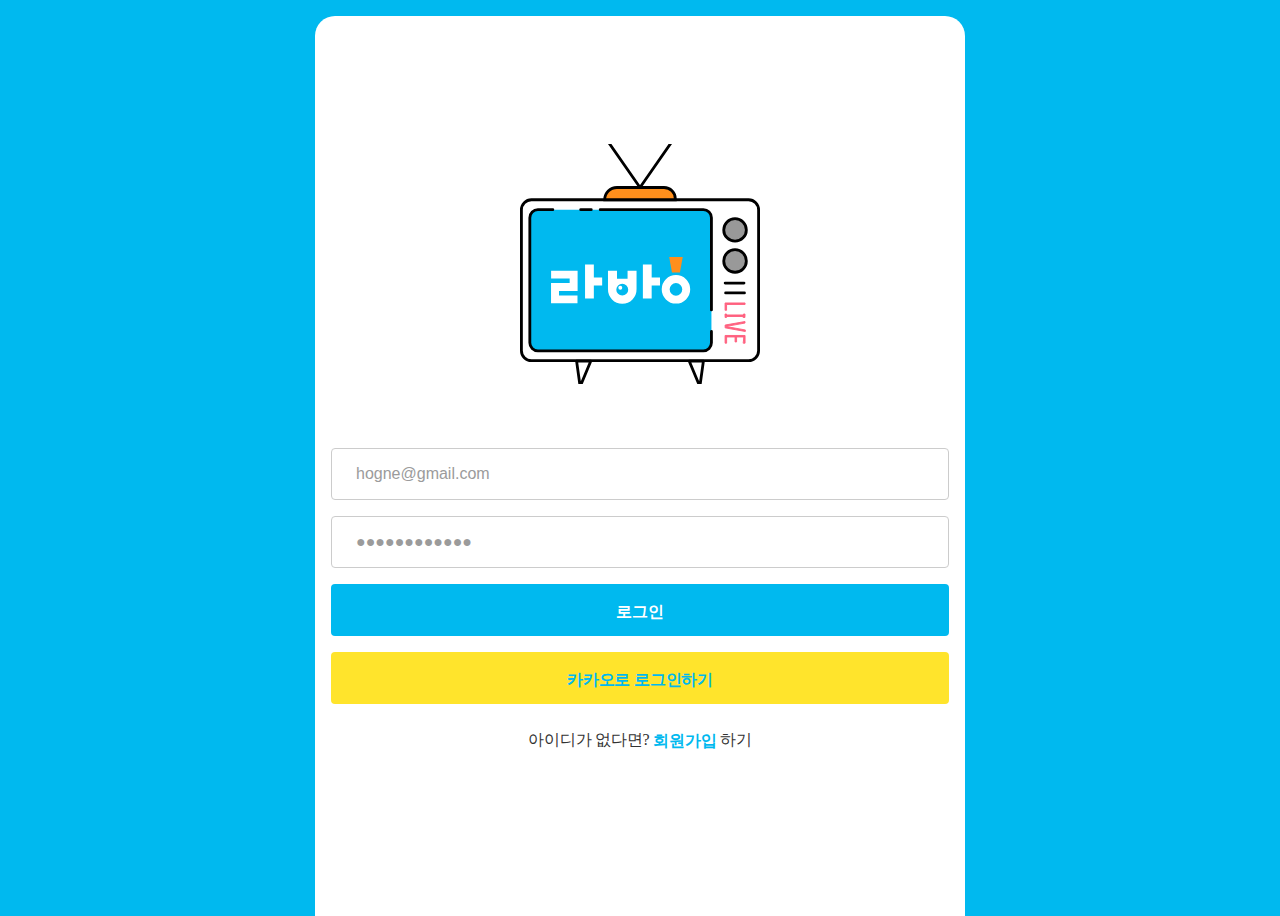
<file: sign-in.html>
<!DOCTYPE html>
<html lang="ko" dir="ltr">
  <head>
    <meta charset="utf-8">
    <link rel="stylesheet" type="text/css" href="./css/common.css" />
    <link rel="stylesheet" type="text/css" href="./css/definition.css" />
    <link rel="stylesheet" type="text/css" href="./css/icon.css" />
    <link rel="stylesheet" type="text/css" href="./css/sign.css" />
    <title></title>
  </head>
  <body>
    <div class="wrap-container">
      <div class="wrap-contents">
        <img class="imgxl" alt="" src="./assets/sign_img.svg"/>
        <div class="mt72">
          <div class="flex col ">
            <input class="" type="text" placeholder="hogne@gmail.com" />
            <input class=" mt16" type="password" placeholder="●●●●●●●●●●●●" />
          </div>
          <a class="btn btn-blue mt16" href="#">로그인</a>
          <a class="btn btn-kakao mt16" href="#">카카오로 로그인하기</a>

          <p class="mt24">아이디가 없다면? <a class="blue underline" href="#">회원가입</a> 하기</p>
        </div>
      </div>

    </div>
  </body>
</html>
</file>
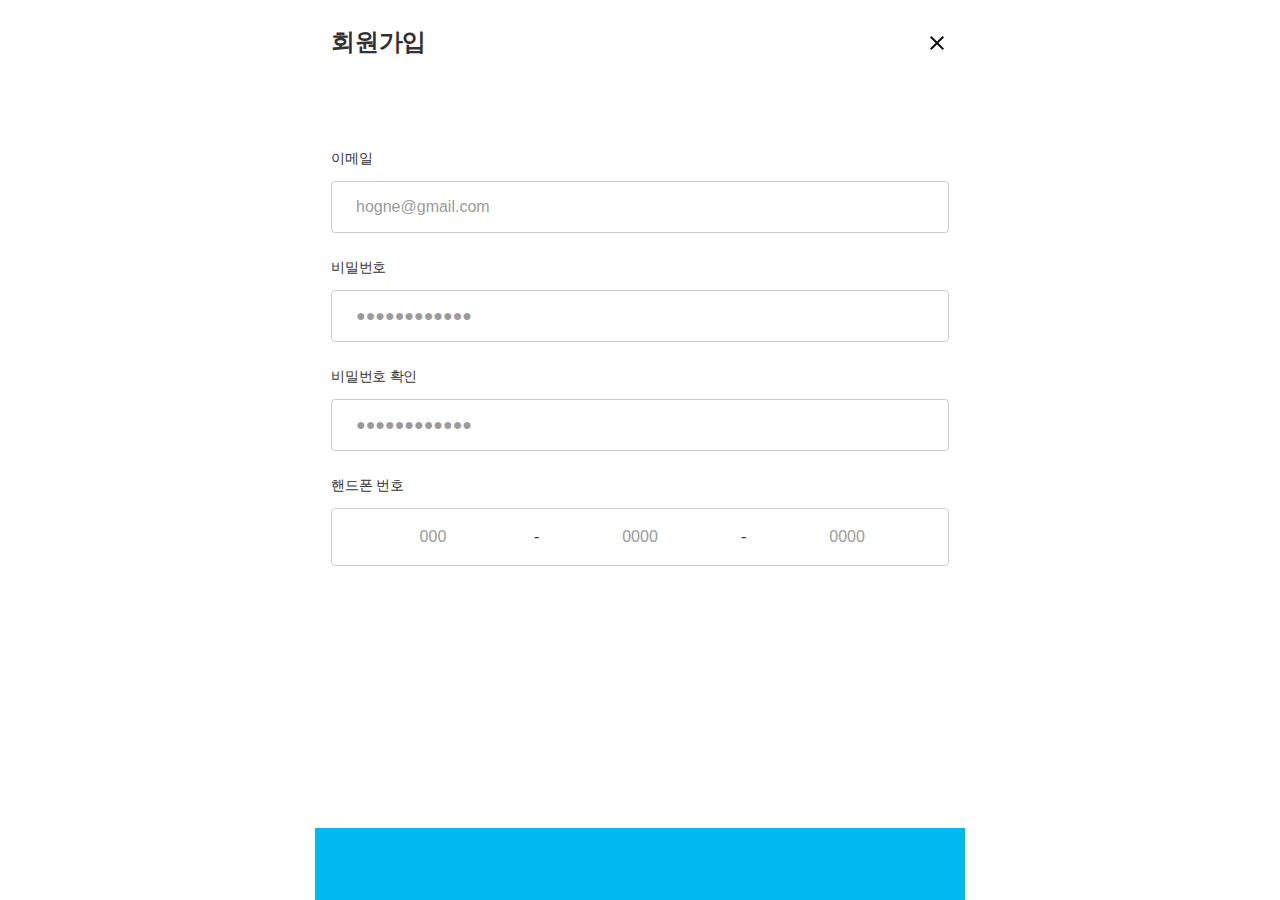
<file: sign-up.html>
<!DOCTYPE html>
<html lang="ko" dir="ltr">
  <head>
    <meta charset="utf-8">
    <link rel="stylesheet" type="text/css" href="./css/common.css" />
    <link rel="stylesheet" type="text/css" href="./css/definition.css" />
    <link rel="stylesheet" type="text/css" href="./css/icon.css" />
    <link rel="stylesheet" type="text/css" href="./css/sign-up.css" />
    <title></title>
  </head>
  <body>
    <div class="header flex row f-between a-center">
      <p class="txt-subs-title txtl">회원가입</p>
      <a href="#"><i class="icon icon-close"></i></a>
    </div>

    <div class="wrap-container pl16 pr16  mt72">
      <div class="flex col">
        <label class="txtl txt-input" for="email">이메일</label>
        <input id="email" class="mt12" type="email" placeholder="hogne@gmail.com" />
      </div>

      <div class="flex col mt24">
        <label class="txtl txt-input" for="password">비밀번호</label>
        <input id="password" class="mt12" type="text" placeholder="●●●●●●●●●●●●" />
      </div>

      <div class="flex col mt24">
        <label class="txtl txt-input" for="repassword">비밀번호 확인</label>
        <input id="repassword" class="mt12" type="text" placeholder="●●●●●●●●●●●●" />
      </div>

      <div class="flex col mt24" >
        <label class="txtl txt-input" for="tel">핸드폰 번호</label>
        <form class="big-outline flex row f-between mt12" id="phNum">
            <input id="tel" class="no-outline pr16 txtc" type="tel" placeholder="000" />
            <p class="mr24 ml24">-</p>
            <input id="tel" class="no-outline pr16 txtc" type="tel" placeholder="0000" />
            <p class="mr24 ml24">-</p>
            <input id="tel" class="no-outline pr16 txtc" type="tel" placeholder="0000" />
        </form>

      </div>
    </div>

    <div class="bt-fixed">
      <a href="#" class="btn btn-rect">회원가입</a>
    </div>
  </body>
</html>
</file>
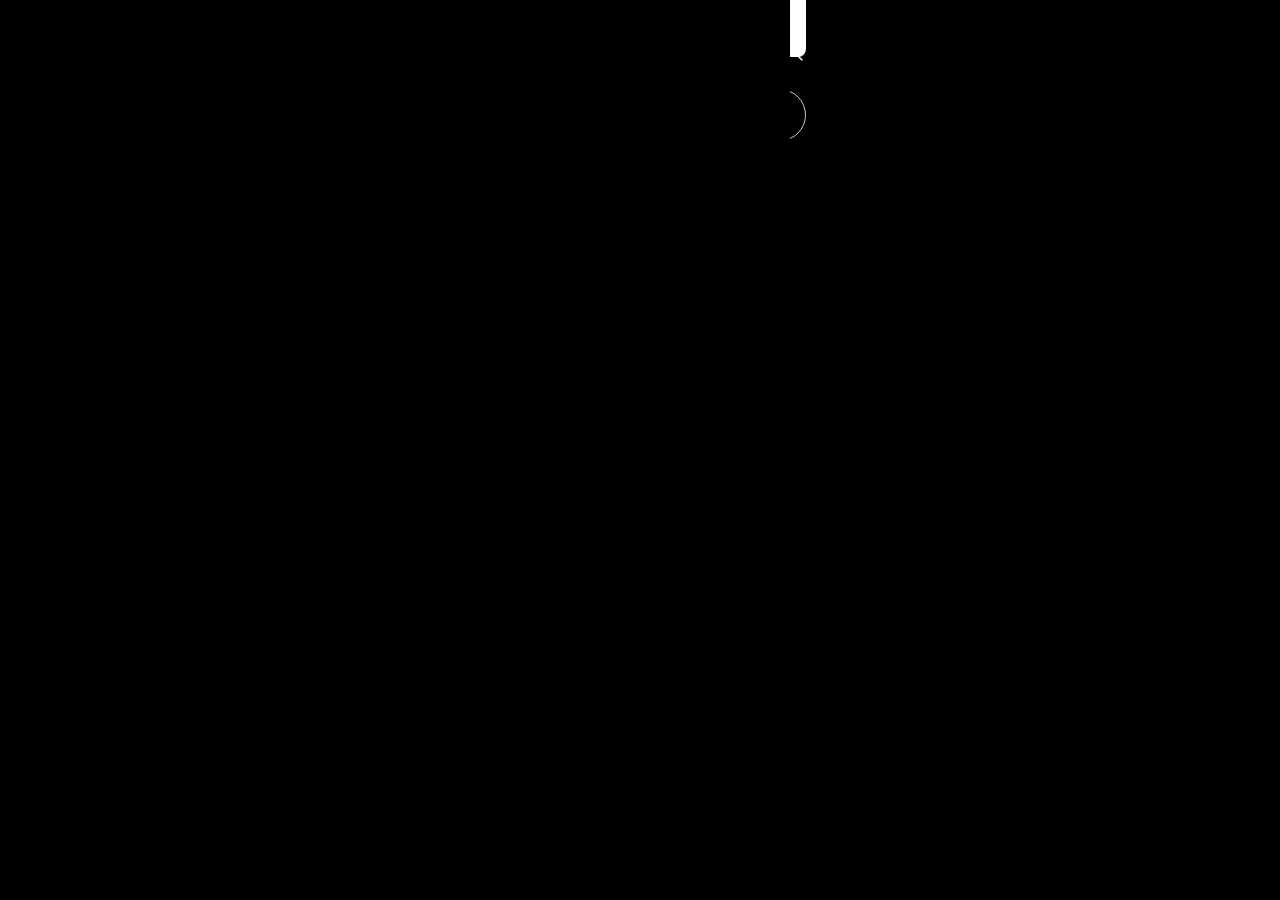
<file: video-page.html>
<!DOCTYPE html>
<html lang="ko" dir="ltr">
  <head>
    <meta charset="utf-8">
    <meta name="viewport" content="width=device-width, initial-scale=1.0, maximum-scale=1.0, user-scalable=no">

    <link rel="stylesheet" type="text/css" href="./css/common.css" />
    <link rel="stylesheet" type="text/css" href="./css/definition.css" />
    <link rel="stylesheet" type="text/css" href="./css/video-page.css" />
    <link rel="stylesheet" type="text/css" href="./css/icon.css" />
    <title></title>
  </head>
  <body>
    <div class="container">
      <video class="i-video" style="max-width: 100vw" poster="https://rabang-s3.s3.amazonaws.com/local/public/show/poster/image/2021/04/11/KakaoTalk_Photo_2021-04-11-21-28-00.jpeg" autoplay="" muted="" playsinline="" src="blob:https://dev.rabang.live/d96c7d77-243d-4452-8efe-4b658aee100b"></video>

      <div class="header row flex f-between">
        <div class="row flex ahw">
          <div class="wrap-profile">
            <img class="img-oval imgr" src="./assets/img5.png" />
            <i class="iconw icon-live-b"></i>
          </div>
          <div class="wrap-profile-txt pl16 txtl">
            <p class="txtbold txt-title">이 집 콜라보 잘하네! </p>
            <div class="light-gray flex row txt-caption txtnorm">
              <p class="txt-subs">공식그리퍼 화도</p>
              <p class="ml12"><img class="imgxs" src="./assets/visibility.svg" alt=""> 1,203</p>
            </div>
          </div>
        </div>
        <i class="icon icon-big-close" onclick="location.href='./index.html'"></i>
      </div>

      <div class="volume-on">
        <i class="icon icon-volume-off"></i>음소거 해제
      </div>

      <div class="wrap-heart">
        <a href="#"><i class="icon icon-heart"></i></a>
      </div>

      <div class="wrapBottom" style="max-width: 100vw;">

        <div class="wrap-input-bottom">

          <div class="wrap-chat">
            <ul class="flex row mb12">
              <li id="chat-name">알롱이</li>
              <li class="ml16 txtbold" id="chat-des">상품 구매하기 너무 어렵고 괴로워요</li>
            </ul>
            <ul class="flex row mb12">
              <li id="chat-name">알롱이</li>
              <li class="ml16 txtbold" id="chat-des">상품 구매하기 너무 어렵고 괴로워요</li>
            </ul>
            <ul class="flex row mb12">
              <li id="chat-name">알롱이</li>
              <li class="ml16 txtbold" id="chat-des">상품 구매하기 너무 어렵고 괴로워요</li>
            </ul>
            <ul class="flex row mb12">
              <li id="chat-name">알롱이</li>
              <li class="ml16 txtbold" id="chat-des">상품 구매하기 너무 어렵고 괴로워요</li>
            </ul>
            <ul class="flex row mb12">
              <li id="chat-name">알롱이</li>
              <li class="ml16 txtbold" id="chat-des">와... 시간이 벌써 이렇게 되다니</li>
            </ul>
            <ul class="flex row mb12">
              <li id="chat-name">알롱이</li>
              <li class="ml16 txtbold" id="chat-des">인간 승리네요.</li>
            </ul>

            <div class="itemDetail flex row a-center">
              <img class="imgm " src="./assets/img5.png" />
              <div class="itemTxt">
                <p class="itemTitle">스파오 블랙프라이데이</p>
                <p class="itemPrice red txtbold">24,000원</p>
              </div>
            </div>
          </div>

          <div class="wrap-input">
            <a href="#"><i class="icon icon-chevron-up"></i></a>
            <input class="input-chat" type="text" placeholder="메세지를 입력해주세요." />
          </div>
        </div>
      </div>

<!--
      <div class="wrapPopup">
        <hr class="popup-line" />
        <div class="popup-bottom">
          <iframe class="wrap-des" src="./des-page.html"></iframe>
        </div>
      </div>
-->
  </body>
</html>
</file>
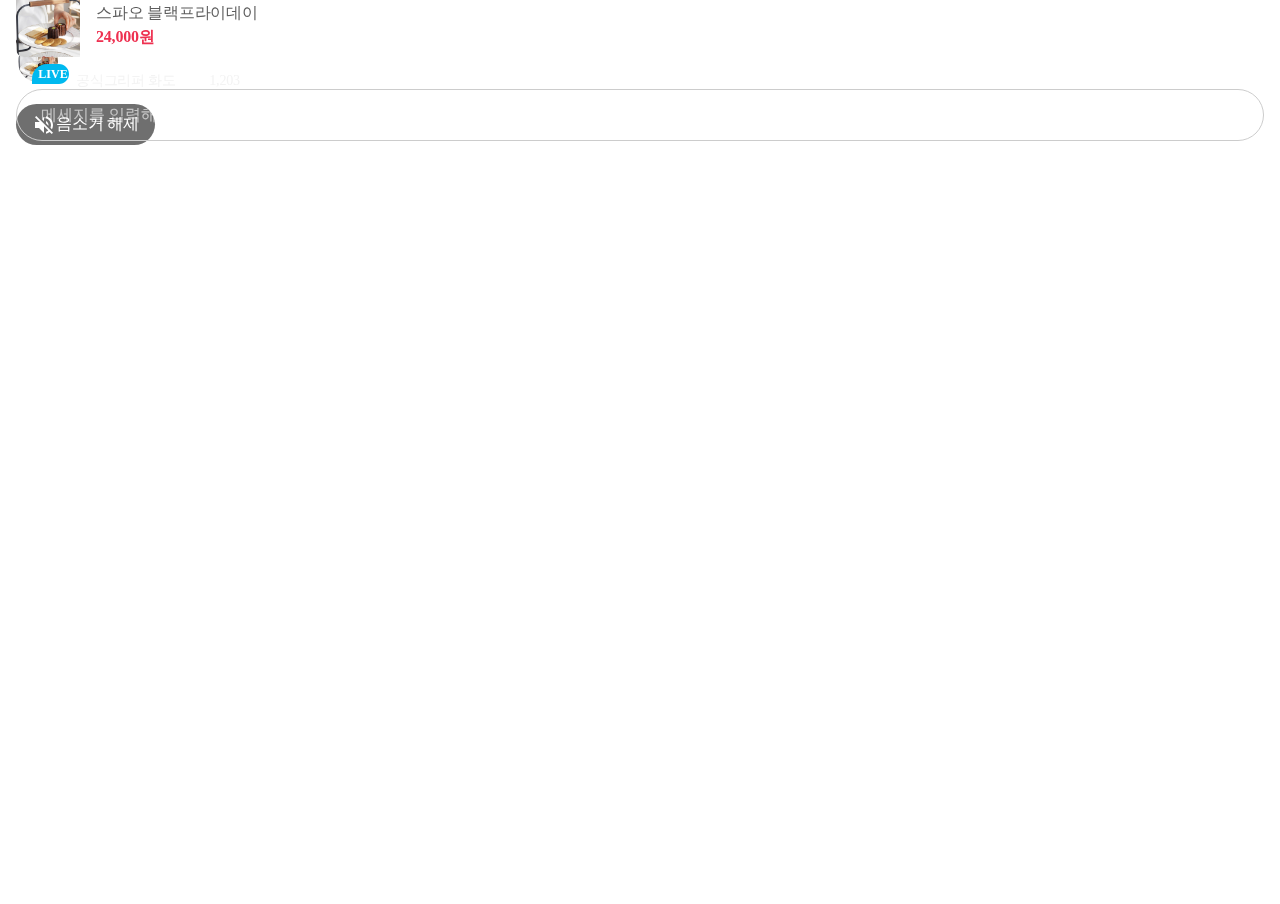
<file: video-page2.html>
<!DOCTYPE html>
<html lang="ko" dir="ltr">
  <head>
    <meta charset="utf-8">
    <meta name="viewport" content="width=device-width, initial-scale=1.0, maximum-scale=1.0, user-scalable=no">

    <link rel="stylesheet" type="text/css" href="./css/common.css" />
    <link rel="stylesheet" type="text/css" href="./css/definition.css" />
    <link rel="stylesheet" type="text/css" href="./css/vid.css" />
    <link rel="stylesheet" type="text/css" href="./css/icon.css" />
    <title></title>
  </head>
  <body>
    <div class="test">


      <div class="container">
      <video class="i-video" style="max-width: 100vw" poster="https://rabang-s3.s3.amazonaws.com/local/public/show/poster/image/2021/04/11/KakaoTalk_Photo_2021-04-11-21-28-00.jpeg" autoplay="" muted="" playsinline="" src="blob:https://dev.rabang.live/d96c7d77-243d-4452-8efe-4b658aee100b"></video>

      <div class="header row flex f-between">
        <div class="row flex ahw">
          <div class="wrap-profile">
            <img class="img-oval imgr" src="./assets/img5.png" />
            <i class="iconw icon-live-b"></i>
          </div>
          <div class="wrap-profile-txt pl16 txtl">
            <p class="txtbold txt-title">이 집 콜라보 잘하네! </p>
            <div class="light-gray flex row txt-caption txtnorm">
              <p class="txt-subs">공식그리퍼 화도</p>
              <p class="ml12"><img class="imgxs" src="./assets/visibility.svg" alt=""> 1,203</p>
            </div>
          </div>
        </div>
        <i class="icon icon-big-close" onclick="location.href='./index.html'"></i>
      </div>

      <div class="volume-on">
        <i class="icon icon-volume-off"></i>음소거 해제
      </div>

      <div class="wrap-heart">
        <a href="#"><i class="icon icon-heart"></i></a>
      </div>

      <div class="wrapBottom" style="max-width: 100vw;">

        <div class="wrap-input-bottom">

          <div class="wrap-chat">
            <ul class="flex row mb12">
              <li id="chat-name">알롱이</li>
              <li class="ml16 txtbold" id="chat-des">상품 구매하기 너무 어렵고 괴로워요</li>
            </ul>
            <ul class="flex row mb12">
              <li id="chat-name">알롱이</li>
              <li class="ml16 txtbold" id="chat-des">상품 구매하기 너무 어렵고 괴로워요</li>
            </ul>
            <ul class="flex row mb12">
              <li id="chat-name">알롱이</li>
              <li class="ml16 txtbold" id="chat-des">상품 구매하기 너무 어렵고 괴로워요</li>
            </ul>
            <ul class="flex row mb12">
              <li id="chat-name">알롱이</li>
              <li class="ml16 txtbold" id="chat-des">상품 구매하기 너무 어렵고 괴로워요</li>
            </ul>
            <ul class="flex row mb12">
              <li id="chat-name">알롱이</li>
              <li class="ml16 txtbold" id="chat-des">와... 시간이 벌써 이렇게 되다니</li>
            </ul>
            <ul class="flex row mb12">
              <li id="chat-name">알롱이</li>
              <li class="ml16 txtbold" id="chat-des">인간 승리네요.</li>
            </ul>

            <div class="itemDetail flex row a-center">
              <img class="imgm " src="./assets/img5.png" />
              <div class="itemTxt">
                <p class="itemTitle">스파오 블랙프라이데이</p>
                <p class="itemPrice red txtbold">24,000원</p>
              </div>
            </div>
          </div>

          <div class="wrap-input">
            <a href="#"><i class="icon icon-chevron-up"></i></a>
            <input class="input-chat" type="text" placeholder="메세지를 입력해주세요." />
          </div>
        </div>
      </div>
    </div>
<!--
      <div class="wrapPopup">
        <hr class="popup-line" />
        <div class="popup-bottom">
          <iframe class="wrap-des" src="./des-page.html"></iframe>
        </div>
      </div>
-->
  </body>

  <script>

  </script>
</html>
</file>
<file: css/common.css>
body {
  padding: 0;
  margin: 0 auto;
  letter-spacing: -0.2px;
  text-align: center;
  max-width: 650px;
  line-height: 1.5;
  color: #323232;
}

p {
  padding: 0;
  margin: 0;
}

a {
  box-sizing: border-box;
  vertical-align: middle;
  text-decoration: none;
  color: #00B9EF;
}
a:visited{

  text-decoration: none;
  color: #00B9EF;
}
a:link {
  color: #00B9EF;
  text-decoration: none;
}
a:active {
    color: #00B9EF;
  text-decoration: none;
}
a:hover {
    color: #00B9EF;
    text-decoration: none;
}


ul {padding:0; margin: 0;}

li {
  list-style: none;
  list-style-type: none;
  margin: 0; padding: 0;
}

.popup-bottom {
  border-radius: 20px 20px 0 0;
  background-color: #fff;
  color: #323232;
  padding-top: 1.5rem;
  padding-bottom: 2rem;
  padding-left: 1.5rem;
  padding-right: 1.5rem;
}

.full-popup {
  border-radius: 20px 20px 0 0;
  height: 100%;
  background-color: #fff;
  color: #323232;
  margin-top: 1rem;
  padding-top: 1.5rem;
  padding-left: 1rem;
  padding-right: 1rem;
  padding-bottom: 2rem;
  position: relative;
}

.popup-title {
  font-size: 1.5rem;
  font-weight: bold;
  text-align: left;
}

.header {
  padding: 1.5rem 1rem;
  display: block;
  vertical-align: middle;
  background-color: #fff;
}

.h-title {
  font-weight: bold;
  font-size: 1.13rem;
}

.container {
  position: relative;
}

.txt-title {
  margin: 0;
  font-size: 1.25rem;
  font-weight: bold;
  text-align: left;
}

.txt-caption {
  font-size: 0.88rem;
  text-align: left;
  font-weight: bold;
}

.txt-subs-title {
  font-size: 1.5rem;
  font-weight: bold;
}


.border-t-b {
  border-top: 1px solid #F3F3F3;
  border-bottom: 1px solid #F3F3F3;
}

.btn {
  display: inline-block;
  font-weight: bold;
  border-radius: 0.25rem;
  width: 100%;
  padding-top: 1rem;
  padding-bottom: 0.75rem;
  background-color: #00B9EF;
  text-decoration: none;

  -webkit-appearance: none;
  -moz-appearance: none;
  appearance: none;
}

.btn-gray-outline {
  background: #fff;
  color: #323232;
  border: 1px solid #C3C3C3;
}

.btn-blue {
  color: #fff;
}

.btn-blue:visited {
  color: #fff;
}

.btn-blue:link {
  color: #fff;
}

.btn-blue-outline {
  background: #fff;
  color: #00B9EF;
  border: 1px solid #00B9EF;
}

.btn-selc {
  background: #fff;
  border-top: 1px solid #FF8F1C;

}

.btn-kakao {
  background-color: #FFE42C;
  color: #3F1D1D;
}

.btn-rect {
  text-align: center;
  border-radius: 0px;
  padding-top: 1.5rem;
  padding-bottom: 1.5rem;
}

.bt-fixed {
  max-width: 650px;
  width: 100%;
  position: fixed;
  text-align: center;
  bottom: 0;
}

.img-oval {
  display: block;
  object-fit: cover;
  border-radius: 50%;
  border: 2px solid #fff;
}

.img-border-rect {
  object-fit: cover;
  width: 5rem;
  height: 5rem;
  border-radius: 8px;
}

.img-volume {
  position: absolute;
  right: 1rem;
  margin-top: 1.5rem;
  padding:0.3rem;
  border-radius: 70%;
  background-color: rgba( 50, 50,  50, .4);
}



select::-ms-expand {
  display: none;
}


select{
  -moz-appearance: none;
  -webkit-appearance: none;
  appearance: none;
  width: 100%;
  padding-top: 1rem;
  padding-bottom: 1rem;
  padding-left: 1.5rem;
  border-radius: 4px;
  border: 1px solid #CCCCCC;
  font-size: 1rem;
  color: #323232;
  background: url('./assets/chevron_bottom.svg') no-repeat 95% 50%;
  background-size: 12px;
}

select:focus {
  border: 1px solid #00B9EF;
}
select:disabled {
  background-color: #F3F3F3;
  color: #9B9B9B;
}

input {
  box-sizing: border-box;
  width: 100%;
  padding: 1rem 0;
  padding-left: 1.5rem;
  padding-right: 1rem;
  border-radius: 4px;
  border: 1px solid #CCCCCC;
  font-size: 1rem;
}

input:focus {
  color: #323232;
  outline: none;
  border: 1px solid #00B9EF;
}

input::placeholder {
  color: #9B9B9B;
}


.txt-input {
  width: 100%;
  font-size: 0.88rem;
  color: #323232;
}

.chbx {
  vertical-align: middle;
}

.bx-bor-radius {
  border-radius: 8px;
}
</file>
<file: css/definition.css>
.red {color: #EE3050 !important;}
.blue {color: #00B9EF !important;}
.orange{color: #FF8F1C !important;}
.white {color: #fff !important;}
.gray {color: #9B9B9B !important;}
.light-gray {color: #F3F3F3  !important;}
.darkgray {color: #5D5D5D !important;}

.bor-gray {border: 1px solid #5D5D5D;}
.bor-blue {border: 1px solid #00B9EF;}
.bor-lightgray {border: 1px solid #CCCCCC;}


.ma16 {margin: 1rem;}

.ml8 {margin-left: .5rem;}
.ml12 {margin-left: .75rem}
.ml16 {margin-left: 1rem;}
.ml24 {margin-left: 1.5rem;}

.mr8 {margin-right: .5rem}
.mr12 {margin-right: .75rem;}
.mr16 {margin-right: 1rem;}
.mr24 {margin-right: 1.5rem;}


.mb12 {margin-bottom: .75rem;}
.mb16 {margin-bottom: 1rem;}
.mb24 {margin-bottom: 1.5rem;}
.mb32 {margin-bottom: 2rem;}
.mb72 {margin-bottom: 4rem;}


.mt2 {margin-top: 2px;}
.mt4 {margin-top: .25rem;}
.mt8 {margin-top: .5rem;}
.mt12 {margin-top: .75rem;}
.mt16 {margin-top: 1rem;}
.mt24 {margin-top: 1.5rem;}
.mt32 {margin-top: 2rem;}
.mt72 {margin-top: 4rem;}


.pa4 {padding: 0.25rem;}
.pa16 {padding: 1rem;}

.pl8 {padding-left: .5rem;}
.pl12 {padding-left: .75rem;}
.pl16 {padding-left: 1rem;}

.pr8 {padding-right: .5rem;}
.pr12 {padding-right: .75rem;}
.pr16 {padding-right: 1rem;}

.pb16 {padding-bottom: 1rem;}
.pb24 {padding-bottom: 1.5rem;}
.pb32 {padding-bottom: 2rem;}

.pt16 {padding-top: 1rem;}
.pt24 {padding-top: 1.5rem;}
.pt32 {padding-top: 2rem;}


.txtl {text-align: left;}
.txtc {text-align: center;}
.txtr {text-align: right;}

.txtbold {font-weight: bold;}
.txtnorm {font-weight: normal;}

.imgxs {width: 18px; height: 18px; vertical-align: middle; object-fit: cover;}
.imgs {width: 24px; height: 24px; vertical-align: middle; object-fit: cover;}
.imgr {width: 40px; height: 40px; vertical-align: middle; object-fit: cover;}
.imgm {width: 64px; height: 64px; vertical-align: middle; object-fit: cover;}
.imgl {width: 120px; height: 120px; vertical-align: middle; object-fit: cover;}
.imgxl {width: 240px; height: 240px; vertical-align: middle; object-fit: cover;}
.imgfull {
  width: 100%;
  max-height: 600px;
  height: auto;
  overflow: hidden;
  object-fit: cover;
}

.underline {
  text-decoration: underline;
  color: #00B9EF !important;
  font-weight: bold;
}

.linethrw {text-decoration: line-through;}

hr {border: 1px solid #D8D8D8;}

.flex {display: flex;}
.row {flex-flow: row nowrap;}
.col {flex-flow: column nowrap;}

.flex-1 {flex: 1;}
.flex-2 {flex: 2;}
.flex-3 {flex: 3;}

.f-between {justify-content: space-between;}
.f-around {justify-content: space-around;}
.f-center {justify-content: center;}
.f-start {justify-content: flex-start;}
.f-end {justify-content: flex-end;}

.a-center {align-items: center;}
.a-left {align-items: flex-start;}
.a-right {align-items: flex-end;}
.middle {vertical-align: middle;}


.f-left {float: left;}
.f-right {float: right;}


.w-100 {width: 100%;}
.w-150 {width: 150px;}
.w-200 {width: 200px;}
.w-650 {width: 650px;}


.badge {
  padding: 0.2rem;
  font-size: 0.88rem;
  color: #9B9B9B;
  border: 1px solid #CCCCCC;
}
</file>
<file: css/index.css>
/*Main*/
.imgMain {
  width: 100vw;
  height: 100%;
  max-height: 650px;
  object-fit: cover;
}

.txt-contents {
  margin-top: 1rem;
  margin-bottom: 6rem;
}


.txt-comment {
  color: #C3C3C3;
  font-size: 0.75rem;
  vertical-align: middle;
  display: flex;
  flex-flow: row nowrap;
  justify-content: space-between;
}

.wrap-oval {
  display: flex;
  flex: row nowrap;
  position: relative;
}

.img-oval {
  width: 1rem;
  height: 1rem;
  margin-left: -5px;
}


.wrap-comingsoon {
  margin-top: 2.5rem;
}

.wrap-content {
  margin-top: 1rem;
  margin-bottom: 2rem;
}

.img-soon {
  width: 100%;
  max-height: 500px;
  object-fit: cover;
}

.right-img .txt-caption {
  font-weight: normal;
  font-size: 0.75rem;
}



.txtl span {
  font-weight: bold;
}



/*svg-img*/
.logo-white {
  margin-left: 1rem;
  margin-top: 1rem;
  width: 80px;
  height: 27px;
  background-repeat: no-repeat;
  position:absolute;
  z-index: 999999;
}
</file>
<file: css/icon.css>
.icon {
  width: 1.5rem;
  height: 1.5rem;
  display: inline-block;
  vertical-align: middle;
}

.iconw {
  height: 24px;
  width: 37px;
  display: inline-block;
  vertical-align: middle;
}


.icon-menu {
  background: url('../assets/menu.svg') no-repeat;
}

.icon-heart {
  background: url('../assets/heart_outline.svg') no-repeat;
}

.icon-big-close {
  background: url('../assets/big_close.svg') no-repeat;
}

.icon-close {
  background: url('../assets/close.svg') no-repeat;
}

.icon-upload {
  background: url('../assets/upload.svg') no-repeat;
}

.icon-visibility {
  background: url('../assets/visibility.svg') no-repeat;
}

.icon-chevron-left {
  background: url('../assets/chevron_left.svg') no-repeat;
}

.icon-chevron-right {
  background: url('../assets/chevron_right.svg') no-repeat;
}

.icon-chevron-top {
  background: url('../assets/chevron_top.svg') no-repeat;
}

.icon-alert {
  background: url('../assets/alert_on.svg') no-repeat;
}

.icon-alert-off {
  background: url('../assets/alert_off.svg') no-repeat;
}


.icon-live-b {
  background: url('../assets/live_img_blue.svg') no-repeat;
}

.icon-live-w {
  background: url('../assets/live_img.svg') no-repeat;
}

.icon-rabang-ori {
  background: url('../assets/rabang_ori.svg') no-repeat;
}

.icon-volume-off {
  background: url('../assets/volume_off.svg') no-repeat;
}

.icon-volume-up {
  background: url('../assets/volume_up.svg') no-repeat;
}

.icon-check{
  background: url('../assets/check.svg') no-repeat;
}

.icon-check-b{
  background: url('../assets/check_blue.svg') no-repeat;
}

.icon-alt-check {
  background: url('../assets/alert_check.svg') no-repeat;
}

.icon-alt-quest {
  background: url('../assets/alert_quest.svg') no-repeat;
}

.icon-setting {
  background: url('../assets/settings.svg') no-repeat;
}

.icon-chevron-up {
  background: url('../assets/chevron-up.svg') no-repeat;
}
</file>
<file: css/des-page.css>
body {
  text-align: center;
}

.right-img .txt-caption {
  font-weight: normal;
  font-size: 0.75rem;
  text-align: center;
}

.img-alert {
  width: 24px;
  height: 24px;
}


.txt-price {
  text-align: left;
  margin-top: 1rem;
  padding: 0 1rem;
  font-weight: bold;
}

.txt-price .txt-caption, .tb-menu .txt-caption {
  font-weight: normal;

}

.txt-h {
  text-align: center;
  font-size: 1.13rem;
  font-weight: bold;
  vertical-align: middle;
}

.txtl {
  padding: 1.5rem 1rem 4rem 1rem;
}


.chev-top {
  float: right;
}


.detail-menu:active {
  border-bottom: 4px solid #00B9EF;
  color: #00B9EF;
}
.detail-menu:hover {
  border-bottom: 4px solid #00B9EF;
  color: #00B9EF;
}
</file>
<file: css/notice.css>
*{padding:0; margin:0; list-style:none; box-sizing:border-box;}
a{text-decoration:none; color:inherit;}

.list{
  margin-bottom:10px;
}
.list > li {
  padding: 0;
}
.list > li>label>span {
  float:right;
}
.list-checkbox {
  display: none;
}

.notice-title {
  padding: 1rem;
  display: block;
}
.desc {
  text-align: left;
  max-height: 0px;
  overflow:auto;
  transition: 0.3s;
  border-bottom: 1px solid #F3F3F3;
  background: #FCFCFC;
}
.desc > div {
  padding: 1rem;
}
.list-checkbox:checked + .notice-title + .desc {
  max-height: 100vh;
}
</file>
<file: css/order-details.css>
body {
  background-color: #F3F3F3;
}

.wrap-contents {
  background-color: #fff;
}

.wrap-img {
  display: flex;
  flex-flow: row nowrap;
}


.txt-caption {
  font-weight: normal;
}

.receip {
  color: #9B9B9B !important;
  font-weight: normal;
}
</file>
<file: css/order-payment.css>
body {
  background-color: #F3F3F3;
}

.wrap-contents {
  background-color: #fff;
}


.txt-caption {
  font-weight: normal;
}
</file>
<file: css/profile.css>
.nickname {
  font-size: 1.25rem;
  font-weight: bold;
}

.email {
  color: #9B9B9B;
}

.btn-prof {
  -webkit-appearance: none;
  -moz-appearance: none;
  appearance: none;
  text-decoration: none;
  color: #323232 !important;
  padding: 1.25rem 0;
  border-bottom: 1px solid #F3F3F3;
}
.btn-prof:focus {
  color: #323232;
  text-decoration: none;
}
.btn-prof:hover {
  color: #323232;
  text-decoration: none;
}.btn-prof:link {
  color: #323232;
  text-decoration: none;
}
.btn-prof:active {
  color: #323232;
  text-decoration: none;
}

.btn-prof:last-child {
  border-bottom: none;
}



.wrap-container {
  text-align: center;
  padding:0 1rem;

}

.btn-rect{
  position: fixed;
  bottom: 0;
  left:0;
}
</file>
<file: css/sign.css>
body {
  background: #00B9EF;
}

.wrap-container {
  padding: 0 1rem;
  height: 100vh;
  margin-top: 1rem;
  background: #fff;
  overflow-y: hidden;
  overflow: hidden;
  border-radius: 20px 20px 0 0;
}

.wrap-contents {
  padding-top: 8rem;
}
</file>
<file: css/sign-up.css>
.big-outline {
  padding-top: 1rem;
  padding-bottom: 1rem;
  padding-left: 1.5rem;
  padding-right: 1.5rem;
  border-radius: 4px;
  border: 1px solid #CCCCCC;
  font-size: 1rem;
}

.no-outline {
  padding: 0;
  border: none !important;
  background: none;
  display: inline;
  overflow: hidden;
}
</file>
<file: css/video-page.css>
body, html {
  text-align: center;
  margin: 0 auto;
  display: inline-block;
   max-width: none;
   background: #000; color: #fff;}

.container {
  display: inline-block;
  position: relative;
  max-width: 100vw;
  width: 100%;
  z-index: -9999;
}

.i-video {
  z-index: 1;
  height: inherit;
  object-fit: contain;
}

.header {
  position: absolute;
  top: 1rem;
  left: 0;
  right: 0;
  width: inherit;
  background-color: transparent;
}
.iconw {
  width: 16px;
  position: absolute;
  left: 32px;
  top: 48px;
}

.wrapBottom {
  position: absolute;
  bottom: 1rem;
  left: 1rem;
  right: 1rem;
  z-index: 100;
  width: inherit;
  overflow: hidden;
  text-overflow: ellipsis;
}

.wrap-heart {
  position: absolute;
  bottom: 12rem;
  right: 1rem;
  padding: 0.5rem;
  border-radius: 70%;
  border: 2px solid #fff;

}


.icon-chevron-up {
  position: absolute;
  right: 1rem;
  bottom: 10px;
  opacity: .6;
}

.input-chat {
  margin-top: 1rem;
  background: transparent;
  border-radius: 26px !important;
  color: #fff !important;

}

.input-chat::placeholder {
  color: #fff;
  font-weight: normal;
  opacity: .6;
}

.itemDetail {
  margin-bottom: 1rem;
  background: #fff;
  color: #5D5D5D;
  border-radius: 8px;
  overflow: hidden;
  text-align: left;
}

.itemTxt {
  padding-left: 1rem;
}


.popup-bottom {
  padding: 0;
  width: inherit;
  z-index: 13234242;
}

.wrap-des {
  border: none;
  width: 100%;
  overflow: scroll;
  border-radius: 16px 16px 0 0;

}

.popup-bottom {
  border-radius: 16px 16px 0 0;
}

.wrapPopup {
  position: relative;
  margin-top: 3rem;
  border-radius: 16px 16px 0 0;
}

.popup-line {
  width: 2rem;
  position: absolute;
  top: -1.25rem;
  left: 0;
  right : 0;
}

.volume-on {
  position: absolute;
  top: 6.5rem;
  left: 1rem;
  padding: .5rem 1rem;
  background: rgba(50, 50, 50, .7);
  border-radius: 24px;
}
</file>
<file: css/vid.css>
body {
  height:  100vh;
  display: inline-block;
  max-width: none;
  color: #fff;
}

.test {
  overflow: hidden;
  position: fixed;
  display: inline-block;
  top: 0;
  left: 0;

  right: 0;
}

.container {
  position: relative;
}



.i-video {
  width: 100%;
  height: 100%;
}


.header {
  position: absolute;
  top: 1rem;
  left: 0;
  right: 0;
  width: inherit;
  background-color: transparent;
}
.iconw {
  width: 16px;
  position: absolute;
  left: 32px;
  top: 48px;
}

.wrapBottom {
  position: absolute;
  bottom: 1rem;
  left: 1rem;
  right: 1rem;
  z-index: 100;
  width: inherit;
  overflow: hidden;
  text-overflow: ellipsis;
}

.wrap-heart {
  position: absolute;
  bottom: 12rem;
  right: 1rem;
  padding: 0.5rem;
  border-radius: 70%;
  border: 2px solid #fff;

}


.icon-chevron-up {
  position: absolute;
  right: 1rem;
  bottom: 10px;
  opacity: .6;
}

.input-chat {
  margin-top: 1rem;
  background: transparent;
  border-radius: 26px !important;
  color: #fff !important;

}

.input-chat::placeholder {
  color: #fff;
  font-weight: normal;
  opacity: .6;
}

.itemDetail {
  margin-bottom: 1rem;
  background: #fff;
  color: #5D5D5D;
  border-radius: 8px;
  overflow: hidden;
  text-align: left;
}

.itemTxt {
  padding-left: 1rem;
}


.popup-bottom {
  padding: 0;
  width: inherit;
  z-index: 13234242;
}

.wrap-des {
  border: none;
  width: 100%;
  overflow: scroll;
  border-radius: 16px 16px 0 0;

}

.popup-bottom {
  border-radius: 16px 16px 0 0;
}

.wrapPopup {
  position: relative;
  margin-top: 3rem;
  border-radius: 16px 16px 0 0;
}

.popup-line {
  width: 2rem;
  position: absolute;
  top: -1.25rem;
  left: 0;
  right : 0;
}

.volume-on {
  position: absolute;
  top: 6.5rem;
  left: 1rem;
  padding: .5rem 1rem;
  background: rgba(50, 50, 50, .7);
  border-radius: 24px;
}
</file>
